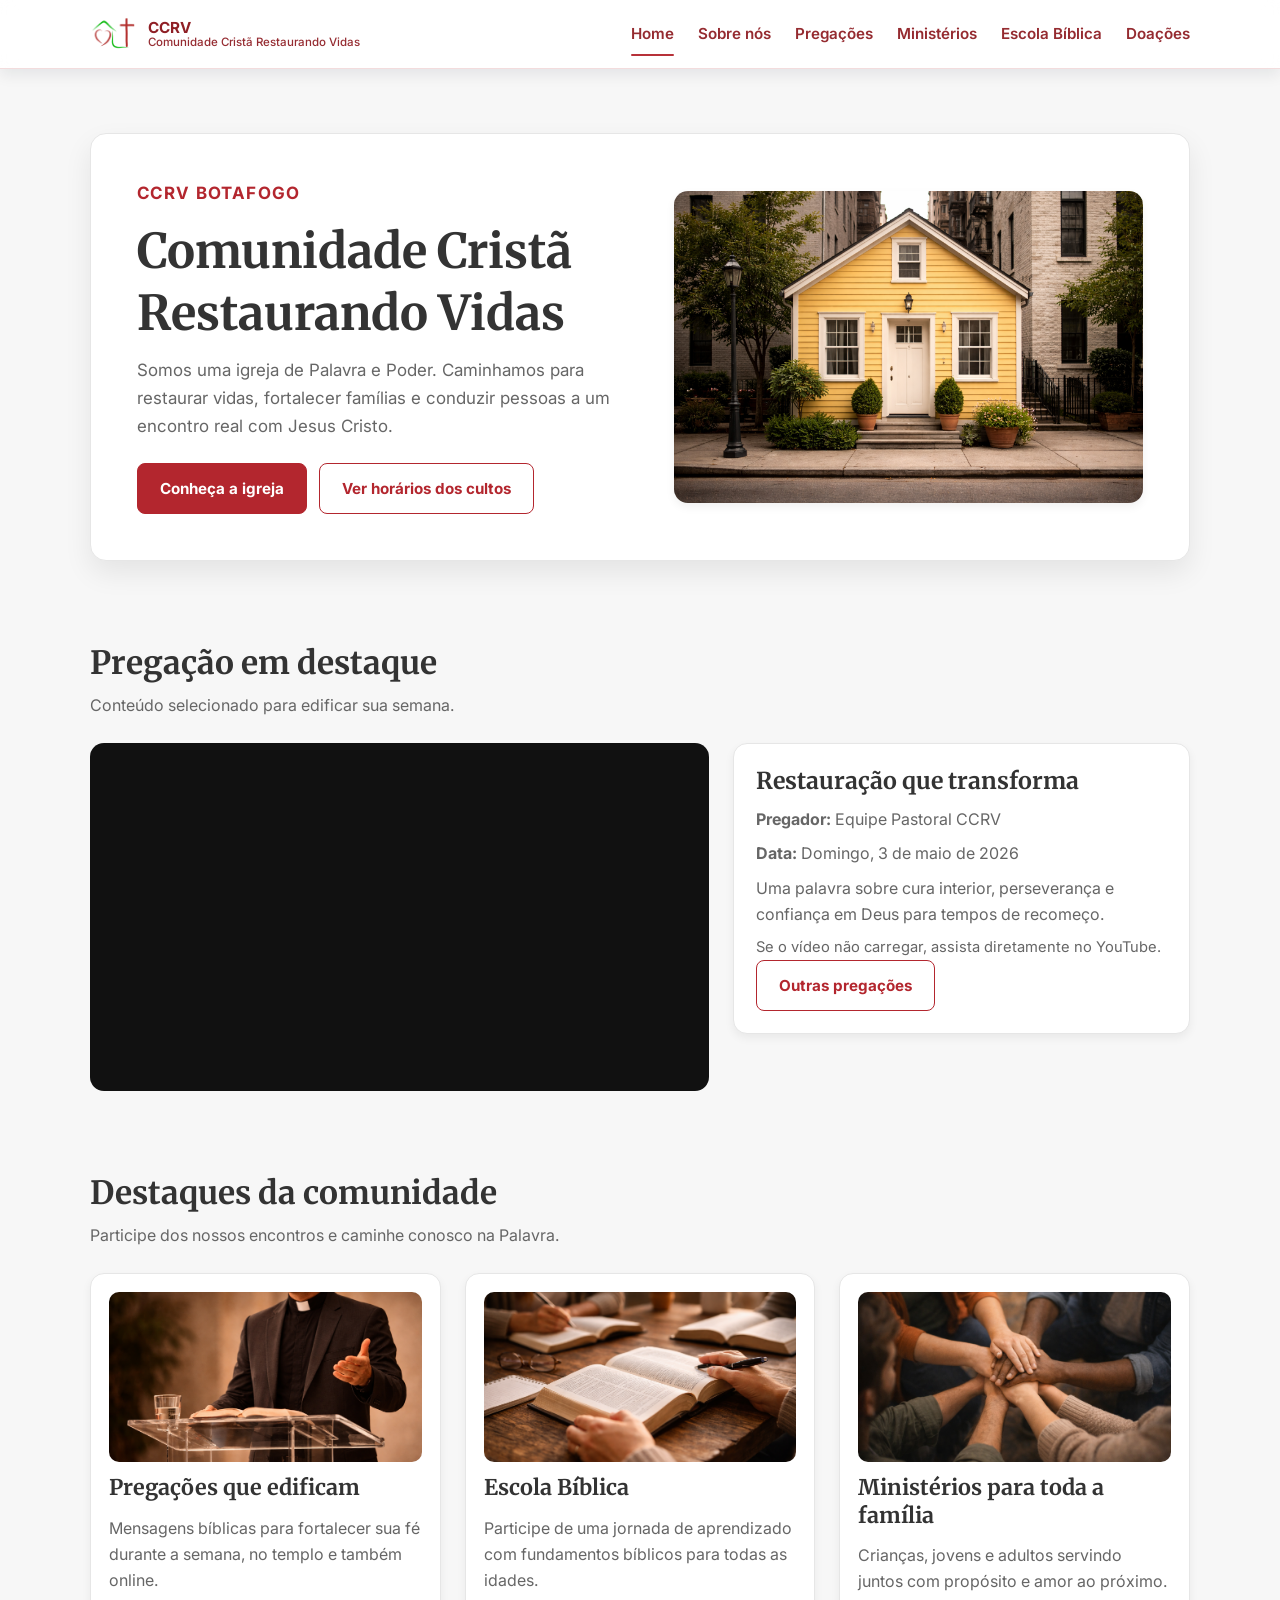
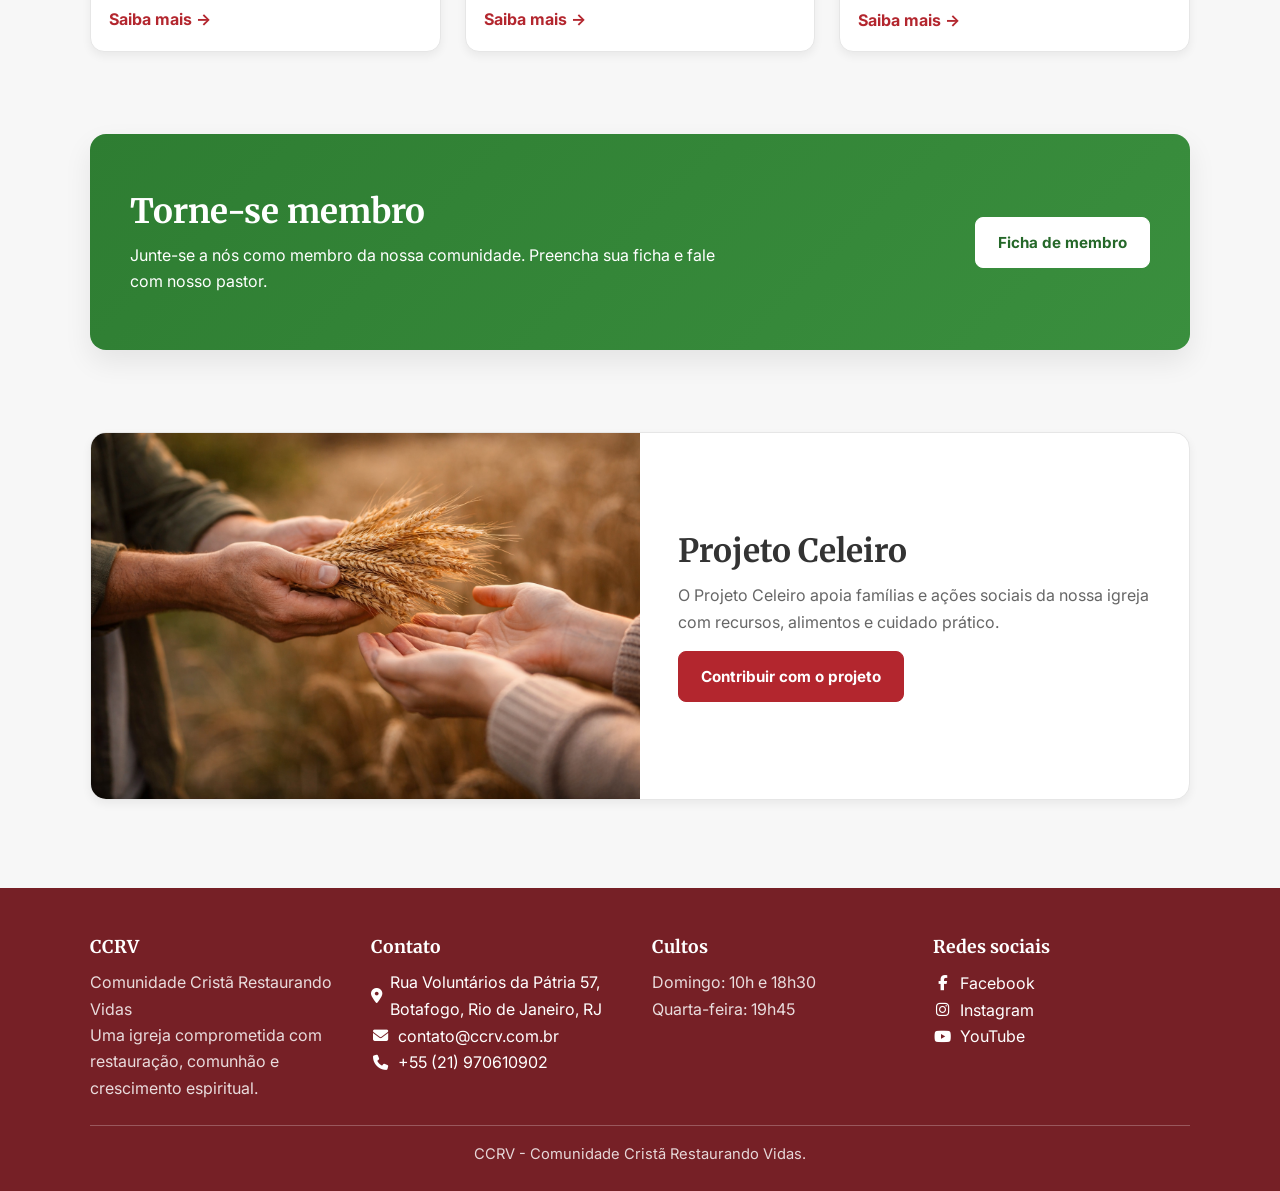
<file: index.html>
﻿<!DOCTYPE html>
<html lang="pt-BR">
  <head>
    <meta charset="UTF-8" />
    <meta name="viewport" content="width=device-width, initial-scale=1.0" />
    <title>CCRV | Home</title>
    <link rel="preconnect" href="https://fonts.googleapis.com" />
    <link rel="preconnect" href="https://fonts.gstatic.com" crossorigin />
    <link
      href="https://fonts.googleapis.com/css2?family=Inter:wght@400;500;600;700&family=Merriweather:wght@700&display=swap"
      rel="stylesheet"
    />
    <link
      rel="stylesheet"
      href="https://cdnjs.cloudflare.com/ajax/libs/font-awesome/6.5.2/css/all.min.css"
    />
    <link rel="stylesheet" href="styles.css" />
  </head>
  <body class="home-page">
    <header class="topbar">
      <div class="container nav-wrap">
        <a class="brand" href="index.html">
          <img class="logo-mini" src="images/logo-minimal.png" alt="CCRV Logo" />
          <span class="brand-text">
            <strong>CCRV</strong>
            <small>Comunidade Crist&atilde; Restaurando Vidas</small>
          </span>
        </a>
        <button class="menu-toggle" aria-expanded="false" aria-controls="main-menu">
          Menu
        </button>
        <nav class="nav" id="main-menu">
          <a href="index.html">Home</a>
          <a href="sobre-nos.html">Sobre n&oacute;s</a>
          <a href="https://www.youtube.com/@ccrv-botafogo/playlists" target="_blank" rel="noopener noreferrer">Prega&ccedil;&otilde;es</a>
          <a href="ministerios.html">Minist&eacute;rios</a>
          <a href="escola-biblica.html">Escola B&iacute;blica</a>
          <a href="doacoes.html">Doa&ccedil;&otilde;es</a>
        </nav>
      </div>
    </header>

    <main>
      <div class="container">
        <!-- Hero: principal ponto de entrada com CTAs claros -->
        <section class="hero home-hero">
          <div class="hero-grid">
            <div class="hero-content">
              <p class="eyebrow">CCRV Botafogo</p>
              <h1>Comunidade Crist&atilde; Restaurando Vidas</h1>
              <p>
                Somos uma igreja de Palavra e Poder. Caminhamos para restaurar vidas, fortalecer
                fam&iacute;lias e conduzir pessoas a um encontro real com Jesus Cristo.
              </p>
              <div class="hero-actions">
                <a class="btn" href="sobre-nos.html">Conhe&ccedil;a a igreja</a>
                <a class="btn btn-outline" href="cultos-reunioes.html">Ver hor&aacute;rios dos cultos</a>
              </div>
            </div>
            <div class="hero-media">
              <img src="images/casinha-amarela.png" alt="Comunidade reunida em culto" />
            </div>
          </div>
        </section>

        <section class="home-section">
          <div class="section-head">
            <h2>Prega&ccedil;&atilde;o em destaque</h2>
            <p>Conte&uacute;do selecionado para edificar sua semana.</p>
          </div>
          <div class="sermon-grid">
            <div class="video-frame sermon-video">
              <iframe
                src="https://www.youtube.com/embed/35ib9iQknPU"
                title="Prega&ccedil;&atilde;o em destaque - CCRV"
                loading="lazy"
                allow="accelerometer; autoplay; clipboard-write; encrypted-media; gyroscope; picture-in-picture; web-share"
                allowfullscreen
              ></iframe>
            </div>
            <article class="sermon-meta">
              <h3>Restaura&ccedil;&atilde;o que transforma</h3>
              <p><strong>Pregador:</strong> Equipe Pastoral CCRV</p>
              <p><strong>Data:</strong> Domingo, 3 de maio de 2026</p>
              <p>
                Uma palavra sobre cura interior, perseveran&ccedil;a e confian&ccedil;a em Deus para
                tempos de recome&ccedil;o.
              </p>
              <p class="sermon-note">
                Se o v&iacute;deo n&atilde;o carregar, assista diretamente no YouTube.
              </p>
              <a
                class="btn btn-outline"
                href="https://www.youtube.com/@ccrv-botafogo/playlists"
                target="_blank"
                rel="noopener noreferrer"
              >
                Outras prega&ccedil;&otilde;es
              </a>
            </article>
          </div>
        </section>

        <section class="home-section">
          <div class="section-head">
            <h2>Destaques da comunidade</h2>
            <p>Participe dos nossos encontros e caminhe conosco na Palavra.</p>
          </div>
          <div class="highlight-grid">
            <article class="highlight-card">
              <img src="images/ministerios/pregacoes.png" alt="Prega&ccedil;&otilde;es e mensagens" />
              <h3>Prega&ccedil;&otilde;es que edificam</h3>
              <p>
                Mensagens b&iacute;blicas para fortalecer sua f&eacute; durante a semana, no templo e
                tamb&eacute;m online.
              </p>
              <a href="https://www.youtube.com/@ccrv-botafogo/playlists" target="_blank" rel="noopener noreferrer">Saiba mais &rarr;</a>
            </article>
            <article class="highlight-card">
              <img src="images/ministerios/estudo-biblico-3.png" alt="Escola Bíblica" />
              <h3>Escola Bíblica</h3>
              <p>
                Participe de uma jornada de aprendizado com fundamentos bíblicos para todas as idades.
              </p>
              <a href="ministerios.html">Saiba mais &rarr;</a>
            </article>
            <article class="highlight-card">
              <img src="images/ministerios/ministerios.png" alt="A&ccedil;&otilde;es para fam&iacute;lias e jovens" />
              <h3>Minist&eacute;rios para toda a fam&iacute;lia</h3>
              <p>
                Crian&ccedil;as, jovens e adultos servindo juntos com prop&oacute;sito e amor ao pr&oacute;ximo.
              </p>
              <a href="ministerios.html">Saiba mais &rarr;</a>
            </article>
          </div>
        </section>

        <section class="visit-cta">
          <div>
            <h2>Torne-se membro</h2>
            <p>Junte-se a nós como membro da nossa comunidade. Preencha sua ficha e fale com nosso pastor.</p>
          </div>
          <div class="cta-action">
            <a class="btn btn-light" href="https://forms.gle/Tw2f9fKacuPZU9CG9" target="_blank" rel="noopener noreferrer">Ficha de membro</a>
          </div>
        </section>
        

        <section class="home-section">
          <article class="project-feature">
            <div class="project-media">
              <img src="images/ministerios/celeiro.png" alt="Projeto Celeiro" />
            </div>
            <div class="project-content">
              <h2>Projeto Celeiro</h2>
              <p>
                O Projeto Celeiro apoia fam&iacute;lias e a&ccedil;&otilde;es sociais da nossa igreja com
                recursos, alimentos e cuidado pr&aacute;tico.
              </p>
              <a class="btn" href="doacoes.html">Contribuir com o projeto</a>
            </div>
          </article>
        </section>
      </div>
    </main>

    <footer class="site-footer">
      <div class="container">
        <div class="footer-grid">
          <section>
            <h3>CCRV</h3>
            <p>Comunidade Crist&atilde; Restaurando Vidas</p>
            <p>Uma igreja comprometida com restaura&ccedil;&atilde;o, comunh&atilde;o e crescimento espiritual.</p>
          </section>
          <section>
            <h3>Contato</h3>
            <p><a class="footer-link" href="https://www.google.com/maps?q=Rua+Volunt%C3%A1rios+da+P%C3%A1tria+57,+Botafogo,+Rio+de+Janeiro,+RJ" target="_blank" rel="noopener noreferrer"><i class="fa-solid fa-location-dot fa-fw" aria-hidden="true"></i> Rua Volunt&aacute;rios da P&aacute;tria 57, Botafogo, Rio de Janeiro, RJ</a></p>
            <p><a class="footer-link" href="mailto:contato@ccrv.com.br"><i class="fa-solid fa-envelope fa-fw" aria-hidden="true"></i> contato@ccrv.com.br</a></p>
            <p><a class="footer-link" href="tel:+5521970610902"><i class="fa-solid fa-phone fa-fw" aria-hidden="true"></i> +55 (21) 970610902</a></p>
          </section>
          <section>
            <h3>Cultos</h3>
            <p>Domingo: 10h e 18h30</p>
            <p>Quarta-feira: 19h45</p>
          </section>
          <section>
            <h3>Redes sociais</h3>
            <p><a class="footer-link" href="https://www.facebook.com/Comunidade-Crist%C3%A3-Restaurando-Vidas-210761325609829" target="_blank" rel="noopener noreferrer"><i class="fa-brands fa-facebook-f fa-fw" aria-hidden="true"></i> Facebook</a></p>
            <p><a class="footer-link" href="https://instagram.com/ccrv.comunidadecrista" target="_blank" rel="noopener noreferrer"><i class="fa-brands fa-instagram fa-fw" aria-hidden="true"></i> Instagram</a></p>
            <p><a class="footer-link" href="https://www.youtube.com/channel/UC_KBox62rYABTP4FiPuLsTg" target="_blank" rel="noopener noreferrer"><i class="fa-brands fa-youtube fa-fw" aria-hidden="true"></i> YouTube</a></p>
          </section>
        </div>
        <div class="footer-bottom">
          CCRV - Comunidade Crist&atilde; Restaurando Vidas.
        </div>
      </div>
    </footer>

    <script src="script.js"></script>
  </body>
</html>
</file>
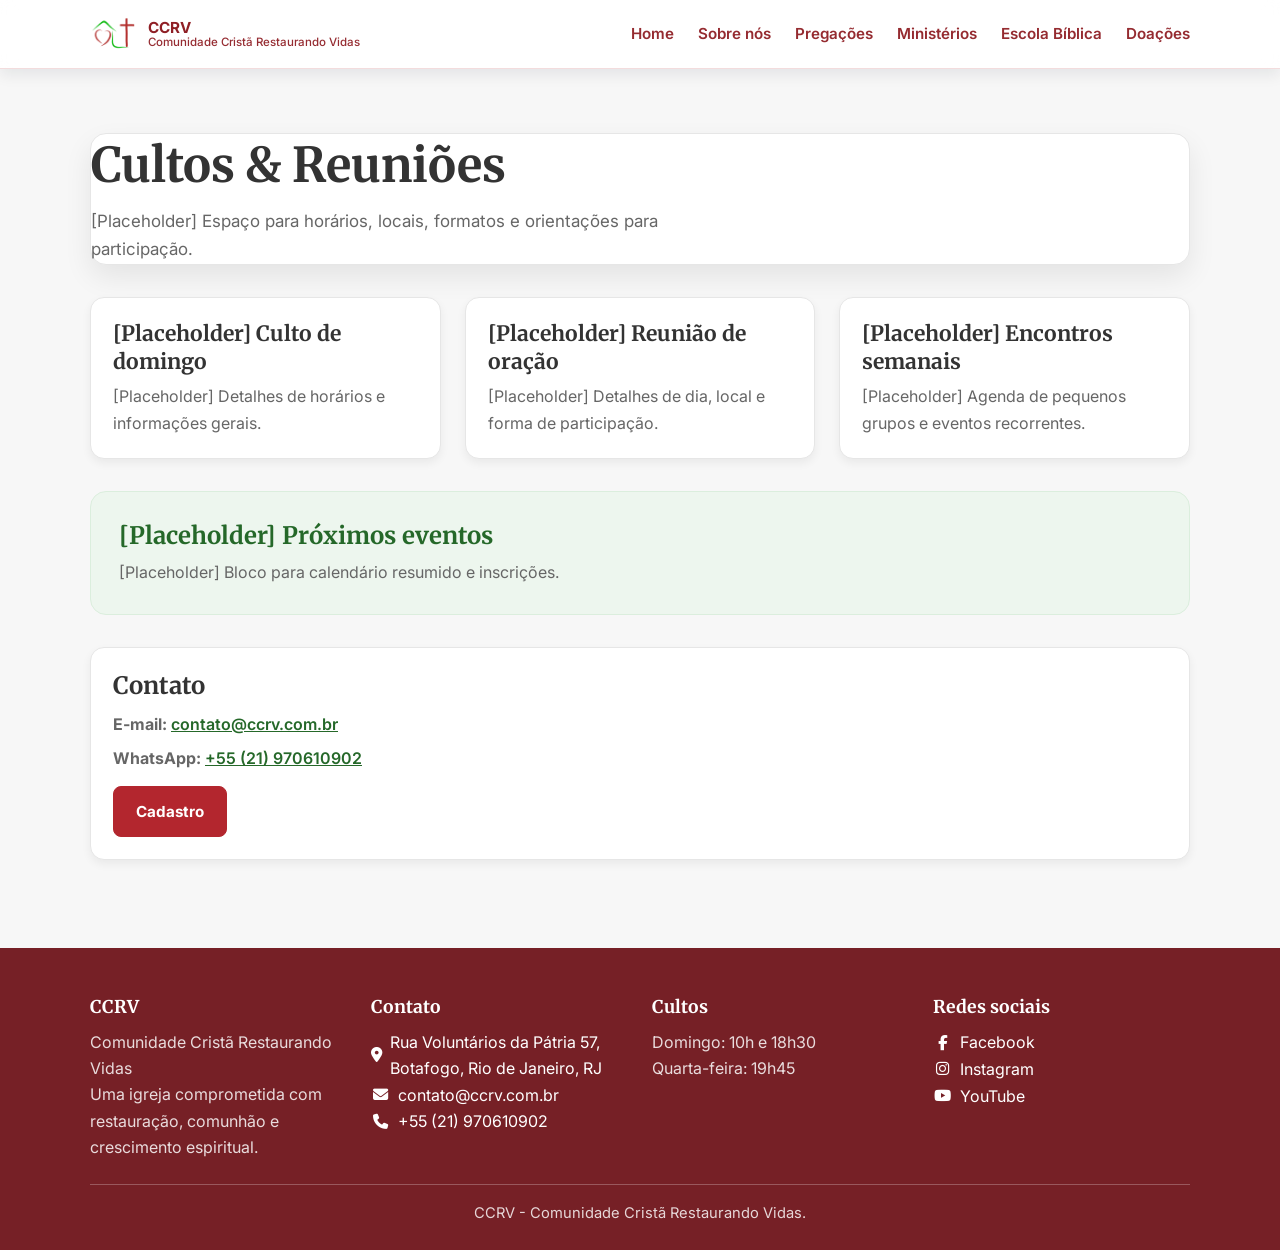
<file: cultos-reunioes.html>
<!DOCTYPE html>
<html lang="pt-BR">
  <head>
    <meta charset="UTF-8" />
    <meta name="viewport" content="width=device-width, initial-scale=1.0" />
    <title>CCRV | Cultos &amp; Reuni&otilde;es</title>
    <link rel="preconnect" href="https://fonts.googleapis.com" />
    <link rel="preconnect" href="https://fonts.gstatic.com" crossorigin />
    <link
      href="https://fonts.googleapis.com/css2?family=Inter:wght@400;500;600;700&family=Merriweather:wght@700&display=swap"
      rel="stylesheet"
    />
    <link
      rel="stylesheet"
      href="https://cdnjs.cloudflare.com/ajax/libs/font-awesome/6.5.2/css/all.min.css"
    />
    <link rel="stylesheet" href="styles.css" />
  </head>
  <body>
    <header class="topbar">
      <div class="container nav-wrap">
        <a class="brand" href="index.html">
          <img class="logo-mini" src="images/logo-minimal.png" alt="CCRV Logo" />
          <span class="brand-text">
            <strong>CCRV</strong>
            <small>Comunidade Crist&atilde; Restaurando Vidas</small>
          </span>
        </a>
        <button class="menu-toggle" aria-expanded="false" aria-controls="main-menu">
          Menu
        </button>
        <nav class="nav" id="main-menu">
          <a href="index.html">Home</a>
          <a href="sobre-nos.html">Sobre n&oacute;s</a>
          <a href="https://www.youtube.com/@ccrv-botafogo/playlists" target="_blank" rel="noopener noreferrer">Prega&ccedil;&otilde;es</a>
          <a href="ministerios.html">Minist&eacute;rios</a>
          <a href="escola-biblica.html">Escola B&iacute;blica</a>
          <a href="doacoes.html">Doa&ccedil;&otilde;es</a>
        </nav>
      </div>
    </header>

    <main>
      <div class="container">
        <section class="hero">
          <h1>Cultos &amp; Reuni&otilde;es</h1>
          <p>
            [Placeholder] Espa&ccedil;o para hor&aacute;rios, locais, formatos e orienta&ccedil;&otilde;es para participa&ccedil;&atilde;o.
          </p>
        </section>

        <section class="content-grid">
          <article class="card">
            <h2>[Placeholder] Culto de domingo</h2>
            <p>[Placeholder] Detalhes de hor&aacute;rios e informa&ccedil;&otilde;es gerais.</p>
          </article>
          <article class="card">
            <h2>[Placeholder] Reuni&atilde;o de ora&ccedil;&atilde;o</h2>
            <p>[Placeholder] Detalhes de dia, local e forma de participa&ccedil;&atilde;o.</p>
          </article>
          <article class="card">
            <h2>[Placeholder] Encontros semanais</h2>
            <p>[Placeholder] Agenda de pequenos grupos e eventos recorrentes.</p>
          </article>
        </section>

        <section class="cta">
          <h2>[Placeholder] Pr&oacute;ximos eventos</h2>
          <p>[Placeholder] Bloco para calend&aacute;rio resumido e inscri&ccedil;&otilde;es.</p>
        </section>
        <section class="quick-contact">
          <h2>Contato</h2>
          <p>
            <strong>E-mail:</strong>
            <a href="mailto:contato@ccrv.com.br">contato@ccrv.com.br</a>
          </p>
          <p>
            <strong>WhatsApp:</strong>
            <a href="tel:+5521970610902">+55 (21) 970610902</a>
          </p>
          <a
            class="btn"
            href="https://docs.google.com/forms/d/e/SEU_ID_DO_FORMULARIO/viewform"
            target="_blank"
            rel="noopener noreferrer"
          >
            Cadastro
          </a>
        </section>
      </div>
    </main>

    <footer class="site-footer">
      <div class="container">
        <div class="footer-grid">
          <section>
            <h3>CCRV</h3>
            <p>Comunidade Crist&atilde; Restaurando Vidas</p>
            <p>Uma igreja comprometida com restaura&ccedil;&atilde;o, comunh&atilde;o e crescimento espiritual.</p>
          </section>
          <section>
            <h3>Contato</h3>
            <p><a class="footer-link" href="https://www.google.com/maps?q=Rua+Volunt%C3%A1rios+da+P%C3%A1tria+57,+Botafogo,+Rio+de+Janeiro,+RJ" target="_blank" rel="noopener noreferrer"><i class="fa-solid fa-location-dot fa-fw" aria-hidden="true"></i> Rua Volunt&aacute;rios da P&aacute;tria 57, Botafogo, Rio de Janeiro, RJ</a></p>
            <p><a class="footer-link" href="mailto:contato@ccrv.com.br"><i class="fa-solid fa-envelope fa-fw" aria-hidden="true"></i> contato@ccrv.com.br</a></p>
            <p><a class="footer-link" href="tel:+5521970610902"><i class="fa-solid fa-phone fa-fw" aria-hidden="true"></i> +55 (21) 970610902</a></p>
          </section>
          <section>
            <h3>Cultos</h3>
            <p>Domingo: 10h e 18h30</p>
            <p>Quarta-feira: 19h45</p>
          </section>
          <section>
            <h3>Redes sociais</h3>
            <p><a class="footer-link" href="https://www.facebook.com/Comunidade-Crist%C3%A3-Restaurando-Vidas-210761325609829" target="_blank" rel="noopener noreferrer"><i class="fa-brands fa-facebook-f fa-fw" aria-hidden="true"></i> Facebook</a></p>
            <p><a class="footer-link" href="https://instagram.com/ccrv.comunidadecrista" target="_blank" rel="noopener noreferrer"><i class="fa-brands fa-instagram fa-fw" aria-hidden="true"></i> Instagram</a></p>
            <p><a class="footer-link" href="https://www.youtube.com/channel/UC_KBox62rYABTP4FiPuLsTg" target="_blank" rel="noopener noreferrer"><i class="fa-brands fa-youtube fa-fw" aria-hidden="true"></i> YouTube</a></p>
          </section>
        </div>
        <div class="footer-bottom">
          CCRV - Comunidade Crist&atilde; Restaurando Vidas.
        </div>
      </div>
    </footer>

    <script src="script.js"></script>
  </body>
</html>
</file>
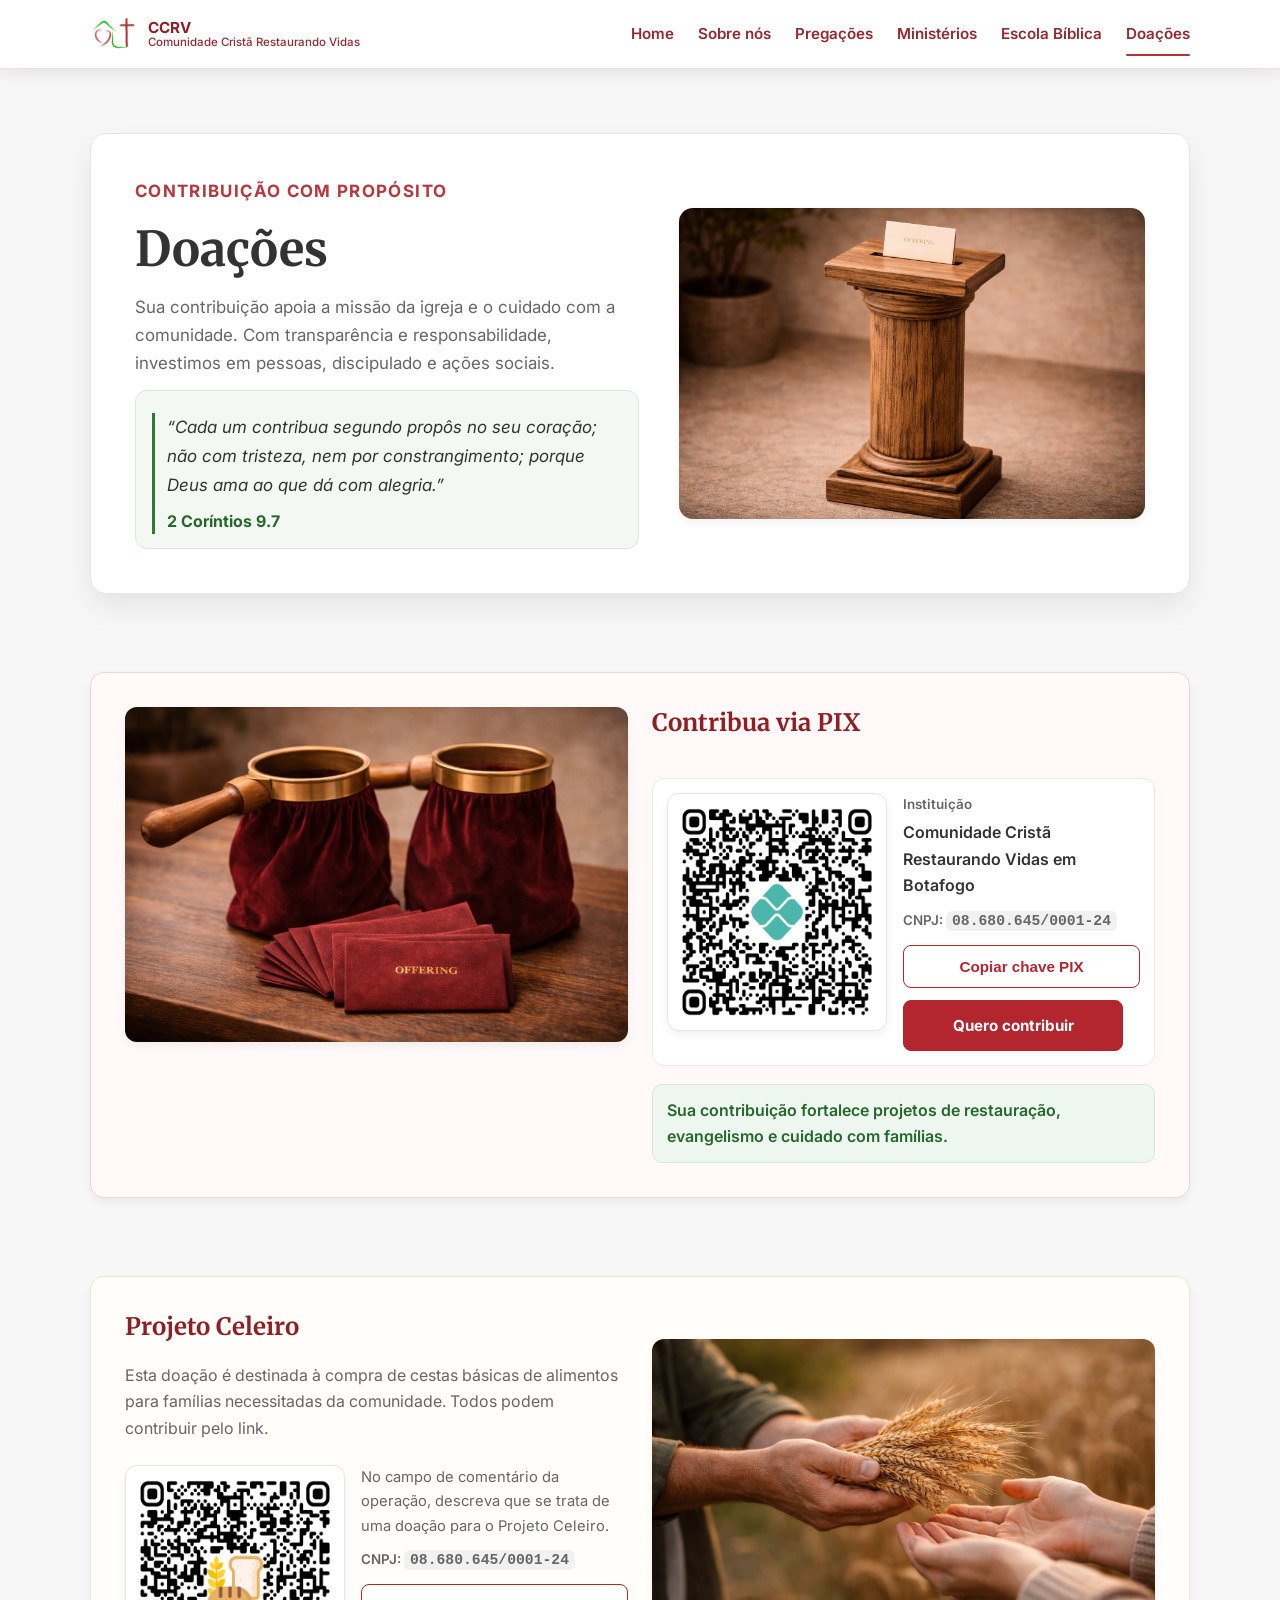
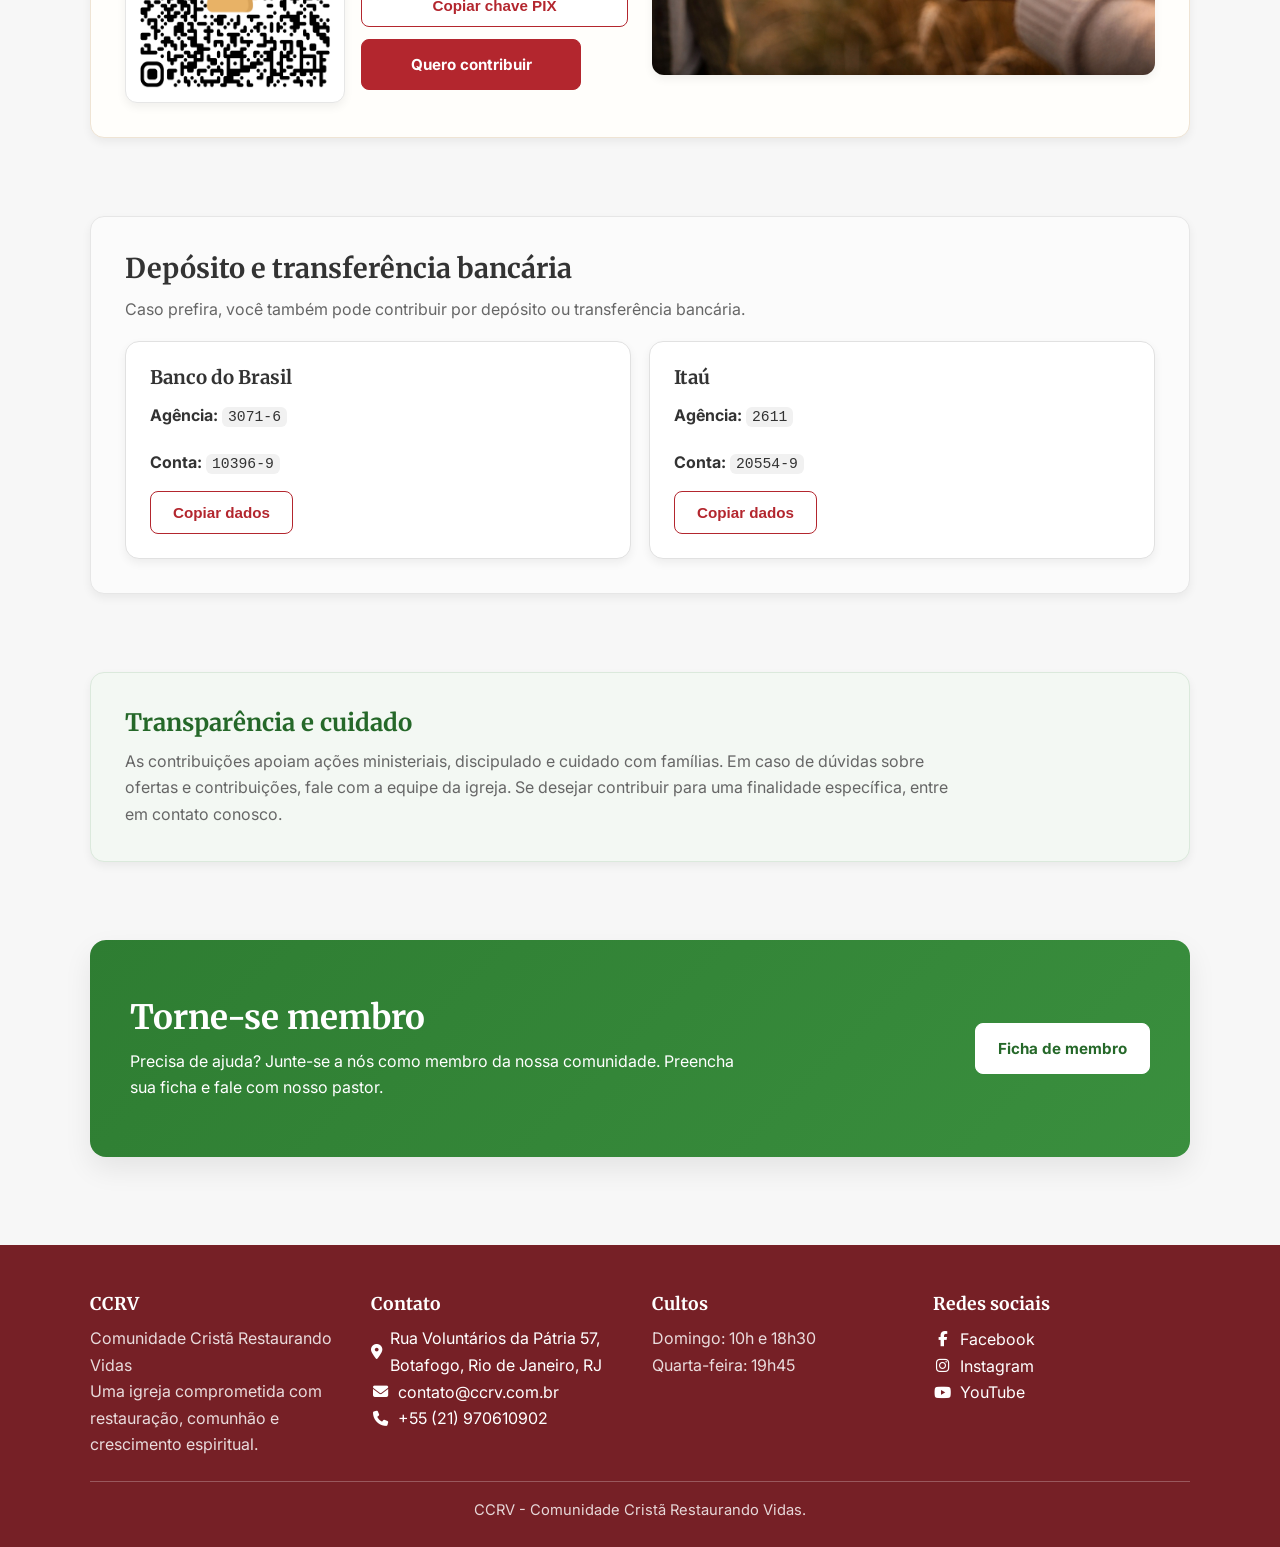
<file: doacoes.html>
﻿<!DOCTYPE html>
<html lang="pt-BR">
  <head>
    <meta charset="UTF-8" />
    <meta name="viewport" content="width=device-width, initial-scale=1.0" />
    <title>CCRV | Doa&ccedil;&otilde;es</title>
    <link rel="preconnect" href="https://fonts.googleapis.com" />
    <link rel="preconnect" href="https://fonts.gstatic.com" crossorigin />
    <link
      href="https://fonts.googleapis.com/css2?family=Inter:wght@400;500;600;700&family=Merriweather:wght@700&display=swap"
      rel="stylesheet"
    />
    <link
      rel="stylesheet"
      href="https://cdnjs.cloudflare.com/ajax/libs/font-awesome/6.5.2/css/all.min.css"
    />
    <link rel="stylesheet" href="styles.css" />
  </head>
  <body class="internal-page">
    <header class="topbar">
      <div class="container nav-wrap">
        <a class="brand" href="index.html">
          <img class="logo-mini" src="images/logo-minimal.png" alt="CCRV Logo" />
          <span class="brand-text">
            <strong>CCRV</strong>
            <small>Comunidade Crist&atilde; Restaurando Vidas</small>
          </span>
        </a>
        <button class="menu-toggle" aria-expanded="false" aria-controls="main-menu">
          Menu
        </button>
        <nav class="nav" id="main-menu">
          <a href="index.html">Home</a>
          <a href="sobre-nos.html">Sobre n&oacute;s</a>
          <a href="https://www.youtube.com/@ccrv-botafogo/playlists" target="_blank" rel="noopener noreferrer">Prega&ccedil;&otilde;es</a>
          <a href="ministerios.html">Minist&eacute;rios</a>
          <a href="escola-biblica.html">Escola B&iacute;blica</a>
          <a href="doacoes.html">Doa&ccedil;&otilde;es</a>
        </nav>
      </div>
    </header>

    <main>
      <div class="container">
        <section class="hero page-hero donation-hero">
          <div class="hero-grid">
            <div class="hero-content">
              <p class="eyebrow">Contribui&ccedil;&atilde;o com prop&oacute;sito</p>
              <h1>Doa&ccedil;&otilde;es</h1>
              <p>
                Sua contribui&ccedil;&atilde;o apoia a miss&atilde;o da igreja e o cuidado com a comunidade.
                Com transpar&ecirc;ncia e responsabilidade, investimos em pessoas, discipulado e a&ccedil;&otilde;es sociais.
              </p>
              <div class="donation-hero-verse"> 
                <blockquote class="pix-verse">
                  <p>
                    &ldquo;Cada um contribua segundo prop&ocirc;s no seu cora&ccedil;&atilde;o; n&atilde;o com
                    tristeza, nem por constrangimento; porque Deus ama ao que d&aacute; com alegria.&rdquo;
                  </p>
                  <cite>2 Cor&iacute;ntios 9.7</cite>
                </blockquote>
              </div>
            </div>
            <div class="hero-media">
              <img src="images/gazofilacio.png" alt="Comunidade da igreja em servi&ccedil;o" />
            </div>
          </div>
        </section>

        <section class="long-copy donation-priority donation-main">
          <div class="celeiro-grid pix-grid">
            <div class="celeiro-media pix-media">
              <img src="images/doacoes.png" alt="Oferta e gratid&atilde;o na comunidade" />
            </div>
            <div class="celeiro-content pix-content">
              <div class="pix-heading-group">
                <h2>Contribua via PIX</h2>
              </div>

              <div class="celeiro-qr-wrap pix-qr-wrap">
                <div class="pix-qr-panel">
                  <a
                    class="celeiro-qr-link"
                    href="data:text/plain;charset=utf-8,00020126360014BR.GOV.BCB.PIX0114086806450001245204000053039865802BR5924CCRV%20-%20Comunidade%20Crista6014Rio%20de%20Janeiro62190515DizimosEOfertas6304B69F"
                    target="_blank"
                    rel="noopener noreferrer"
                  >
                    <img
                      src="images/qrcode_pix.png"
                      alt="QR Code da chave PIX CCRV"
                    />
                  </a>
                  <div class="pix-side-info">
                    <dl class="pix-details">
                      <div>
                        <dt>Institui&ccedil;&atilde;o</dt>
                        <dd>Comunidade Crist&atilde; Restaurando Vidas em Botafogo</dd>
                      </div>
                      <div>
                        <dt>CNPJ: <code>08.680.645/0001-24</code></dt>
                      </div>
                    </dl>
                    <button class="btn btn-outline copy-action" type="button" data-copy="08.680.645/0001-24">
                      Copiar chave PIX
                    </button>
                    <a
                      class="btn celeiro-btn"
                      href="data:text/plain;charset=utf-8,00020126360014BR.GOV.BCB.PIX0114086806450001245204000053039865802BR5924CCRV%20-%20Comunidade%20Crista6014Rio%20de%20Janeiro62190515DizimosEOfertas6304B69F"
                      target="_blank"
                      rel="noopener noreferrer"
                    >
                      Quero contribuir
                    </a>
                  </div>
                </div>
              </div>
              <p class="support-note">
                Sua contribui&ccedil;&atilde;o fortalece projetos de restaura&ccedil;&atilde;o, evangelismo e cuidado com fam&iacute;lias.
              </p>
            </div>
          </div>
        </section>

        <section id="projeto-celeiro" class="long-copy celeiro-section">
          <div class="celeiro-grid">
            <div class="celeiro-content celeiro-copy">
              <h2>Projeto Celeiro</h2>
              <p>
                Esta doa&ccedil;&atilde;o &eacute; destinada &agrave; compra de cestas b&aacute;sicas de
                alimentos para fam&iacute;lias necessitadas da comunidade. Todos podem contribuir pelo link.
              </p>
              <div class="celeiro-qr-wrap">
                <div class="pix-qr-panel">
                  <a
                    class="celeiro-qr-link"
                    href="data:text/plain;charset=utf-8,00020126360014BR.GOV.BCB.PIX0114086806450001245204000053039865802BR5922CCRV%20-%20Projeto%20Celeiro6014Rio%20de%20Janeiro62110507Celeiro6304AE27"
                    target="_blank"
                    rel="noopener noreferrer"
                  >
                    <img
                      src="images/qrcode_celeiro.png"
                      alt="QR Code do Projeto Celeiro"
                    />
                  </a>
                  <div class="pix-side-info">
                    <dl class="pix-details">
                      <div>
                        <p class="qr-operation-note">
                          No campo de coment&aacute;rio da opera&ccedil;&atilde;o, descreva que se trata de uma doa&ccedil;&atilde;o para o Projeto Celeiro.
                        </p>
                      </div>
                      <div>
                        <dt>CNPJ: <code>08.680.645/0001-24</code></dt>
                      </div>
                    </dl>
                    <button class="btn btn-outline copy-action" type="button" data-copy="08.680.645/0001-24">
                      Copiar chave PIX
                    </button>
                    <a
                      class="btn celeiro-btn"
                      href="data:text/plain;charset=utf-8,00020126360014BR.GOV.BCB.PIX0114086806450001245204000053039865802BR5922CCRV%20-%20Projeto%20Celeiro6014Rio%20de%20Janeiro62110507Celeiro6304AE27"
                      target="_blank"
                      rel="noopener noreferrer"
                    >
                      Quero contribuir
                    </a>
                  </div>
                </div>
              </div>
            </div>
            <div class="celeiro-media">
              <img src="images/ministerios/celeiro.png" alt="Fam&iacute;lias sendo assistidas pelo Projeto Celeiro" />
            </div>
          </div>
        </section>

        <section class="long-copy secondary-panel">
          <h2 class="bank-section-title">Dep&oacute;sito e transfer&ecirc;ncia banc&aacute;ria</h2>
          <p class="bank-intro">
            Caso prefira, voc&ecirc; tamb&eacute;m pode contribuir por dep&oacute;sito ou transfer&ecirc;ncia banc&aacute;ria.
          </p>
          <div class="donation-grid">
            <article class="card bank-card">
              <h3>Banco do Brasil</h3>
              <p><strong>Ag&ecirc;ncia:</strong> <code>3071-6</code></p>
              <p><strong>Conta:</strong> <code>10396-9</code></p>
              <button
                class="btn btn-outline bank-copy"
                type="button"
                data-copy="Banco do Brasil - Agencia: 3071-6 - Conta: 10396-9"
              >
                Copiar dados
              </button>
            </article>
            <article class="card bank-card">
              <h3>Ita&uacute;</h3>
              <p><strong>Ag&ecirc;ncia:</strong> <code>2611</code></p>
              <p><strong>Conta:</strong> <code>20554-9</code></p>
              <button
                class="btn btn-outline bank-copy"
                type="button"
                data-copy="Itau - Agencia: 2611 - Conta: 20554-9"
              >
                Copiar dados
              </button>
            </article>
          </div>
        </section>

        <section class="long-copy donation-trust">
          <h2>Transpar&ecirc;ncia e cuidado</h2>
          <p>
            As contribui&ccedil;&otilde;es apoiam a&ccedil;&otilde;es ministeriais, discipulado e cuidado com fam&iacute;lias.
            Em caso de d&uacute;vidas sobre ofertas e contribui&ccedil;&otilde;es, fale com a equipe da igreja.
            Se desejar contribuir para uma finalidade espec&iacute;fica, entre em contato conosco.
          </p>
        </section>

        <section class="visit-cta">
          <div>
            <h2>Torne-se membro</h2>
            <p>Precisa de ajuda? Junte-se a nós como membro da nossa comunidade. Preencha sua ficha e fale com nosso pastor.</p>
          </div>
          <div class="cta-action">
            <a class="btn btn-light" href="https://forms.gle/Tw2f9fKacuPZU9CG9" target="_blank" rel="noopener noreferrer">Ficha de membro</a>
          </div>
        </section>
      </div>
    </main>

    <footer class="site-footer">
      <div class="container">
        <div class="footer-grid">
          <section>
            <h3>CCRV</h3>
            <p>Comunidade Crist&atilde; Restaurando Vidas</p>
            <p>Uma igreja comprometida com restaura&ccedil;&atilde;o, comunh&atilde;o e crescimento espiritual.</p>
          </section>
          <section>
            <h3>Contato</h3>
            <p><a class="footer-link" href="https://www.google.com/maps?q=Rua+Volunt%C3%A1rios+da+P%C3%A1tria+57,+Botafogo,+Rio+de+Janeiro,+RJ" target="_blank" rel="noopener noreferrer"><i class="fa-solid fa-location-dot fa-fw" aria-hidden="true"></i> Rua Volunt&aacute;rios da P&aacute;tria 57, Botafogo, Rio de Janeiro, RJ</a></p>
            <p><a class="footer-link" href="mailto:contato@ccrv.com.br"><i class="fa-solid fa-envelope fa-fw" aria-hidden="true"></i> contato@ccrv.com.br</a></p>
            <p><a class="footer-link" href="tel:+5521970610902"><i class="fa-solid fa-phone fa-fw" aria-hidden="true"></i> +55 (21) 970610902</a></p>
          </section>
          <section>
            <h3>Cultos</h3>
            <p>Domingo: 10h e 18h30</p>
            <p>Quarta-feira: 19h45</p>
          </section>
          <section>
            <h3>Redes sociais</h3>
            <p><a class="footer-link" href="https://www.facebook.com/Comunidade-Crist%C3%A3-Restaurando-Vidas-210761325609829" target="_blank" rel="noopener noreferrer"><i class="fa-brands fa-facebook-f fa-fw" aria-hidden="true"></i> Facebook</a></p>
            <p><a class="footer-link" href="https://instagram.com/ccrv.comunidadecrista" target="_blank" rel="noopener noreferrer"><i class="fa-brands fa-instagram fa-fw" aria-hidden="true"></i> Instagram</a></p>
            <p><a class="footer-link" href="https://www.youtube.com/channel/UC_KBox62rYABTP4FiPuLsTg" target="_blank" rel="noopener noreferrer"><i class="fa-brands fa-youtube fa-fw" aria-hidden="true"></i> YouTube</a></p>
          </section>
        </div>
        <div class="footer-bottom">
          CCRV - Comunidade Crist&atilde; Restaurando Vidas.
        </div>
      </div>
    </footer>

    <script src="script.js"></script>
  </body>
</html>
</file>
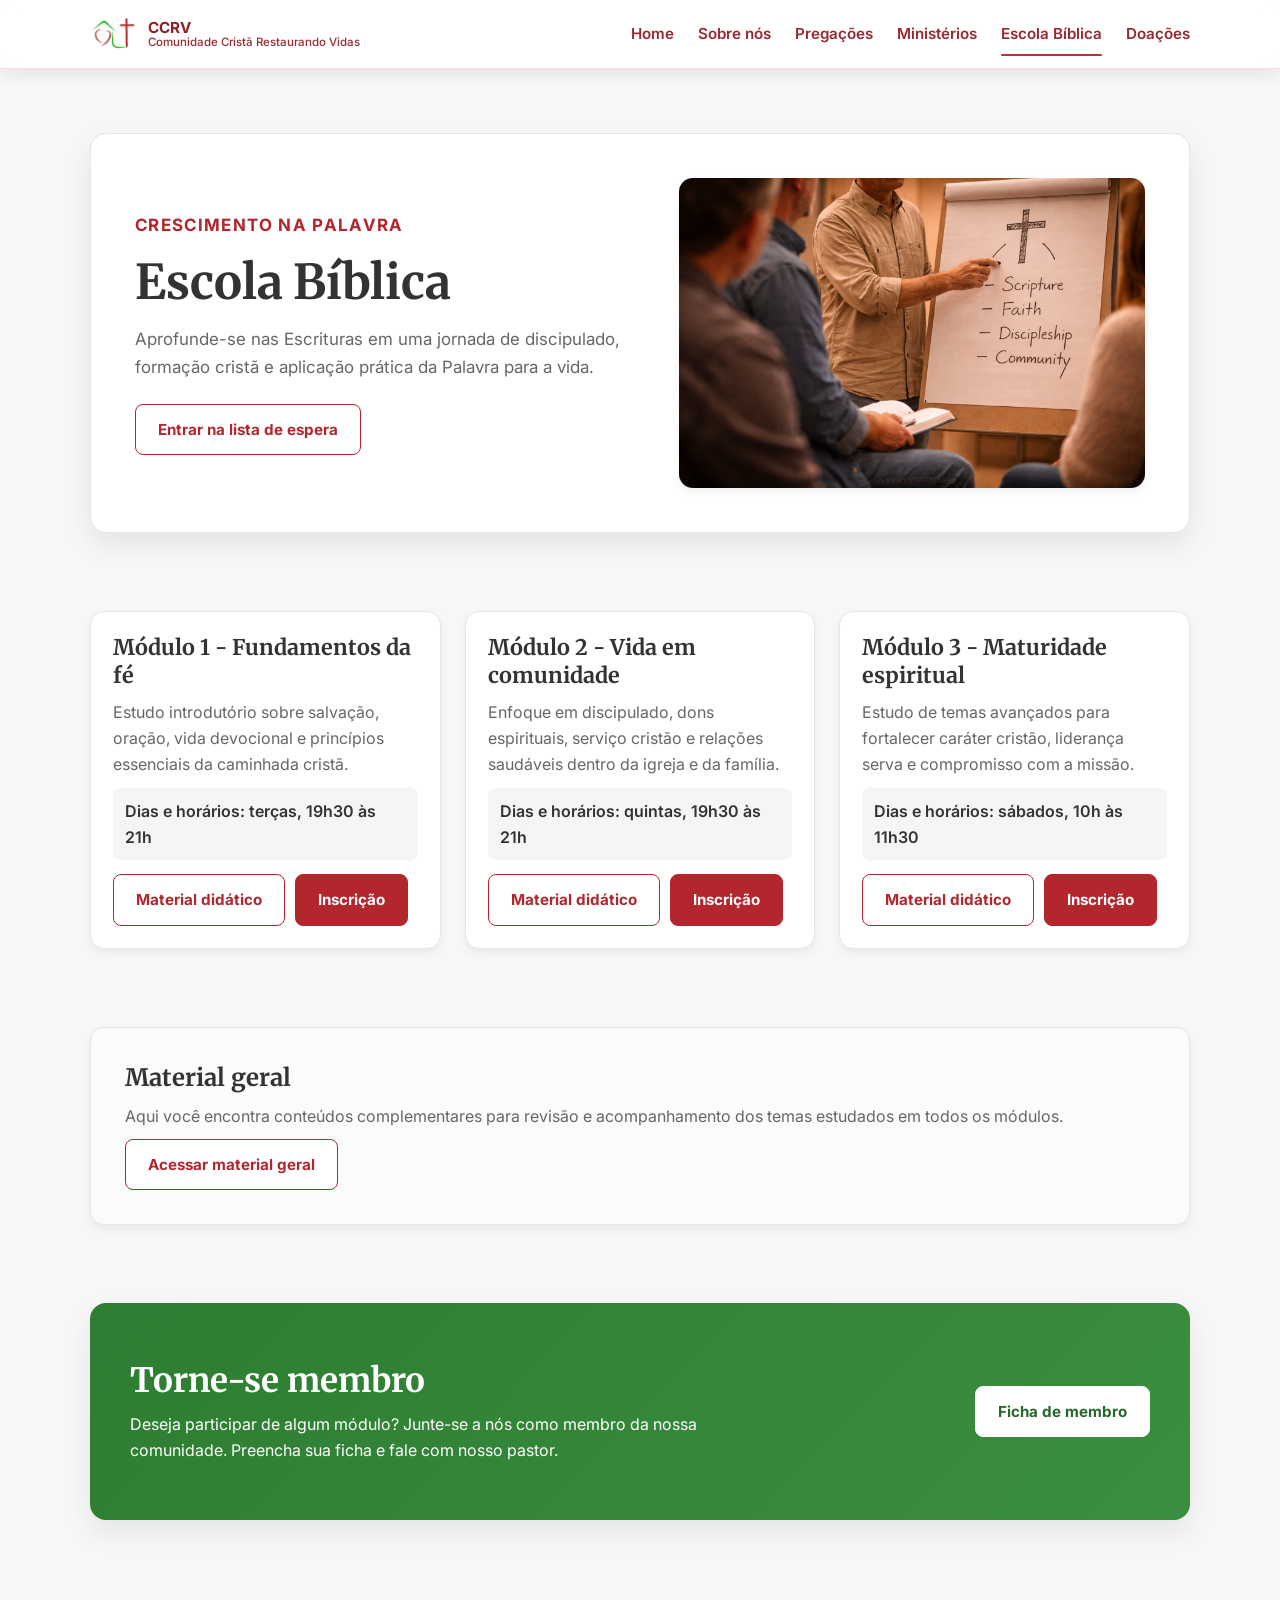
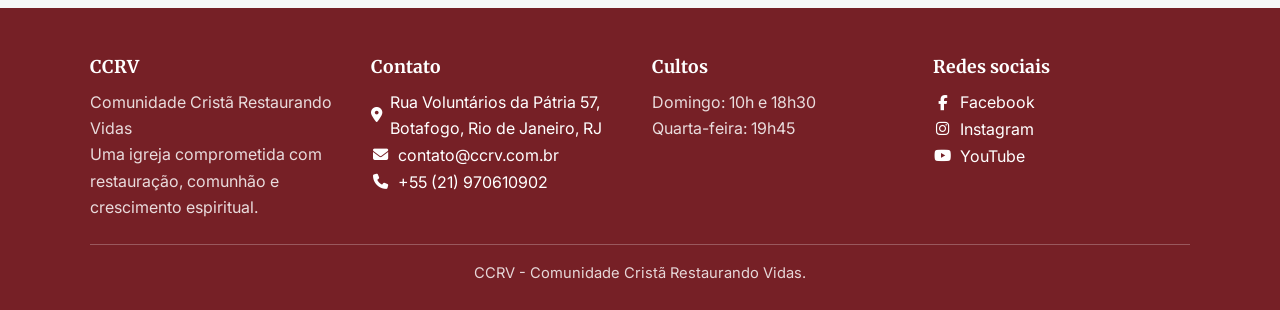
<file: escola-biblica.html>
﻿<!DOCTYPE html>
<html lang="pt-BR">
  <head>
    <meta charset="UTF-8" />
    <meta name="viewport" content="width=device-width, initial-scale=1.0" />
    <title>CCRV | Escola B&iacute;blica</title>
    <link rel="preconnect" href="https://fonts.googleapis.com" />
    <link rel="preconnect" href="https://fonts.gstatic.com" crossorigin />
    <link
      href="https://fonts.googleapis.com/css2?family=Inter:wght@400;500;600;700&family=Merriweather:wght@700&display=swap"
      rel="stylesheet"
    />
    <link
      rel="stylesheet"
      href="https://cdnjs.cloudflare.com/ajax/libs/font-awesome/6.5.2/css/all.min.css"
    />
    <link rel="stylesheet" href="styles.css" />
  </head>
  <body class="internal-page">
    <header class="topbar">
      <div class="container nav-wrap">
        <a class="brand" href="index.html">
          <img class="logo-mini" src="images/logo-minimal.png" alt="CCRV Logo" />
          <span class="brand-text">
            <strong>CCRV</strong>
            <small>Comunidade Crist&atilde; Restaurando Vidas</small>
          </span>
        </a>
        <button class="menu-toggle" aria-expanded="false" aria-controls="main-menu">
          Menu
        </button>
        <nav class="nav" id="main-menu">
          <a href="index.html">Home</a>
          <a href="sobre-nos.html">Sobre n&oacute;s</a>
          <a href="https://www.youtube.com/@ccrv-botafogo/playlists" target="_blank" rel="noopener noreferrer">Prega&ccedil;&otilde;es</a>
          <a href="ministerios.html">Minist&eacute;rios</a>
          <a href="escola-biblica.html">Escola B&iacute;blica</a>
          <a href="doacoes.html">Doa&ccedil;&otilde;es</a>
        </nav>
      </div>
    </header>

    <main>
      <div class="container">
        <section class="hero page-hero">
          <div class="hero-grid">
            <div class="hero-content">
              <p class="eyebrow">Crescimento na Palavra</p>
              <h1>Escola B&iacute;blica</h1>
              <p>
                Aprofunde-se nas Escrituras em uma jornada de discipulado, forma&ccedil;&atilde;o
                crist&atilde; e aplica&ccedil;&atilde;o pr&aacute;tica da Palavra para a vida.
              </p>
              <div class="hero-actions">
                <a class="btn btn-outline" href="https://docs.google.com/forms/d/e/SEU_ID_LISTA_DE_ESPERA/viewform" target="_blank" rel="noopener noreferrer">Entrar na lista de espera</a>
              </div>
            </div>
            <div class="hero-media">
              <img src="images/ministerios/lideres.png" alt="Sala de estudo b&iacute;blico" />
            </div>
          </div>
        </section>

        <section class="module-grid">
          <article class="module-card">
            <h2>M&oacute;dulo 1 - Fundamentos da f&eacute;</h2>
            <p>
              Estudo introdut&oacute;rio sobre salva&ccedil;&atilde;o, ora&ccedil;&atilde;o, vida devocional
              e princ&iacute;pios essenciais da caminhada crist&atilde;.
            </p>
            <p class="module-meta">Dias e hor&aacute;rios: ter&ccedil;as, 19h30 &agrave;s 21h</p>
            <div class="module-actions">
              <a class="btn btn-outline" href="https://drive.google.com/" target="_blank" rel="noopener noreferrer">Material did&aacute;tico</a>
              <a class="btn" href="https://docs.google.com/forms/d/e/SEU_ID_MODULO_1/viewform" target="_blank" rel="noopener noreferrer">Inscri&ccedil;&atilde;o</a>
            </div>
          </article>

          <article class="module-card">
            <h2>M&oacute;dulo 2 - Vida em comunidade</h2>
            <p>
              Enfoque em discipulado, dons espirituais, servi&ccedil;o crist&atilde;o e rela&ccedil;&otilde;es
              saud&aacute;veis dentro da igreja e da fam&iacute;lia.
            </p>
            <p class="module-meta">Dias e hor&aacute;rios: quintas, 19h30 &agrave;s 21h</p>
            <div class="module-actions">
              <a class="btn btn-outline" href="https://drive.google.com/" target="_blank" rel="noopener noreferrer">Material did&aacute;tico</a>
              <a class="btn" href="https://docs.google.com/forms/d/e/SEU_ID_MODULO_2/viewform" target="_blank" rel="noopener noreferrer">Inscri&ccedil;&atilde;o</a>
            </div>
          </article>

          <article class="module-card">
            <h2>M&oacute;dulo 3 - Maturidade espiritual</h2>
            <p>
              Estudo de temas avan&ccedil;ados para fortalecer car&aacute;ter crist&atilde;o, lideran&ccedil;a
              serva e compromisso com a miss&atilde;o.
            </p>
            <p class="module-meta">Dias e hor&aacute;rios: s&aacute;bados, 10h &agrave;s 11h30</p>
            <div class="module-actions">
              <a class="btn btn-outline" href="https://drive.google.com/" target="_blank" rel="noopener noreferrer">Material did&aacute;tico</a>
              <a class="btn" href="https://docs.google.com/forms/d/e/SEU_ID_MODULO_3/viewform" target="_blank" rel="noopener noreferrer">Inscri&ccedil;&atilde;o</a>
            </div>
          </article>
        </section>

        <section class="long-copy secondary-panel">
          <h2>Material geral</h2>
          <p>
            Aqui voc&ecirc; encontra conte&uacute;dos complementares para revis&atilde;o e acompanhamento
            dos temas estudados em todos os m&oacute;dulos.
          </p>
          <div class="link-list">
            <a class="btn btn-outline" href="https://drive.google.com/" target="_blank" rel="noopener noreferrer">Acessar material geral</a>
          </div>
        </section>
        
        <section class="visit-cta">
          <div>
            <h2>Torne-se membro</h2>
            <p>Deseja participar de algum módulo? Junte-se a nós como membro da nossa comunidade. Preencha sua ficha e fale com nosso pastor.</p>
          </div>
          <div class="cta-action">
            <a class="btn btn-light" href="https://forms.gle/Tw2f9fKacuPZU9CG9" target="_blank" rel="noopener noreferrer">Ficha de membro</a>
          </div>
        </section>
      </div>
    </main>

    <footer class="site-footer">
      <div class="container">
        <div class="footer-grid">
          <section>
            <h3>CCRV</h3>
            <p>Comunidade Crist&atilde; Restaurando Vidas</p>
            <p>Uma igreja comprometida com restaura&ccedil;&atilde;o, comunh&atilde;o e crescimento espiritual.</p>
          </section>
          <section>
            <h3>Contato</h3>
            <p><a class="footer-link" href="https://www.google.com/maps?q=Rua+Volunt%C3%A1rios+da+P%C3%A1tria+57,+Botafogo,+Rio+de+Janeiro,+RJ" target="_blank" rel="noopener noreferrer"><i class="fa-solid fa-location-dot fa-fw" aria-hidden="true"></i> Rua Volunt&aacute;rios da P&aacute;tria 57, Botafogo, Rio de Janeiro, RJ</a></p>
            <p><a class="footer-link" href="mailto:contato@ccrv.com.br"><i class="fa-solid fa-envelope fa-fw" aria-hidden="true"></i> contato@ccrv.com.br</a></p>
            <p><a class="footer-link" href="tel:+5521970610902"><i class="fa-solid fa-phone fa-fw" aria-hidden="true"></i> +55 (21) 970610902</a></p>
          </section>
          <section>
            <h3>Cultos</h3>
            <p>Domingo: 10h e 18h30</p>
            <p>Quarta-feira: 19h45</p>
          </section>
          <section>
            <h3>Redes sociais</h3>
            <p><a class="footer-link" href="https://www.facebook.com/Comunidade-Crist%C3%A3-Restaurando-Vidas-210761325609829" target="_blank" rel="noopener noreferrer"><i class="fa-brands fa-facebook-f fa-fw" aria-hidden="true"></i> Facebook</a></p>
            <p><a class="footer-link" href="https://instagram.com/ccrv.comunidadecrista" target="_blank" rel="noopener noreferrer"><i class="fa-brands fa-instagram fa-fw" aria-hidden="true"></i> Instagram</a></p>
            <p><a class="footer-link" href="https://www.youtube.com/channel/UC_KBox62rYABTP4FiPuLsTg" target="_blank" rel="noopener noreferrer"><i class="fa-brands fa-youtube fa-fw" aria-hidden="true"></i> YouTube</a></p>
          </section>
        </div>
        <div class="footer-bottom">
          CCRV - Comunidade Crist&atilde; Restaurando Vidas.
        </div>
      </div>
    </footer>

    <script src="script.js"></script>
  </body>
</html>
</file>
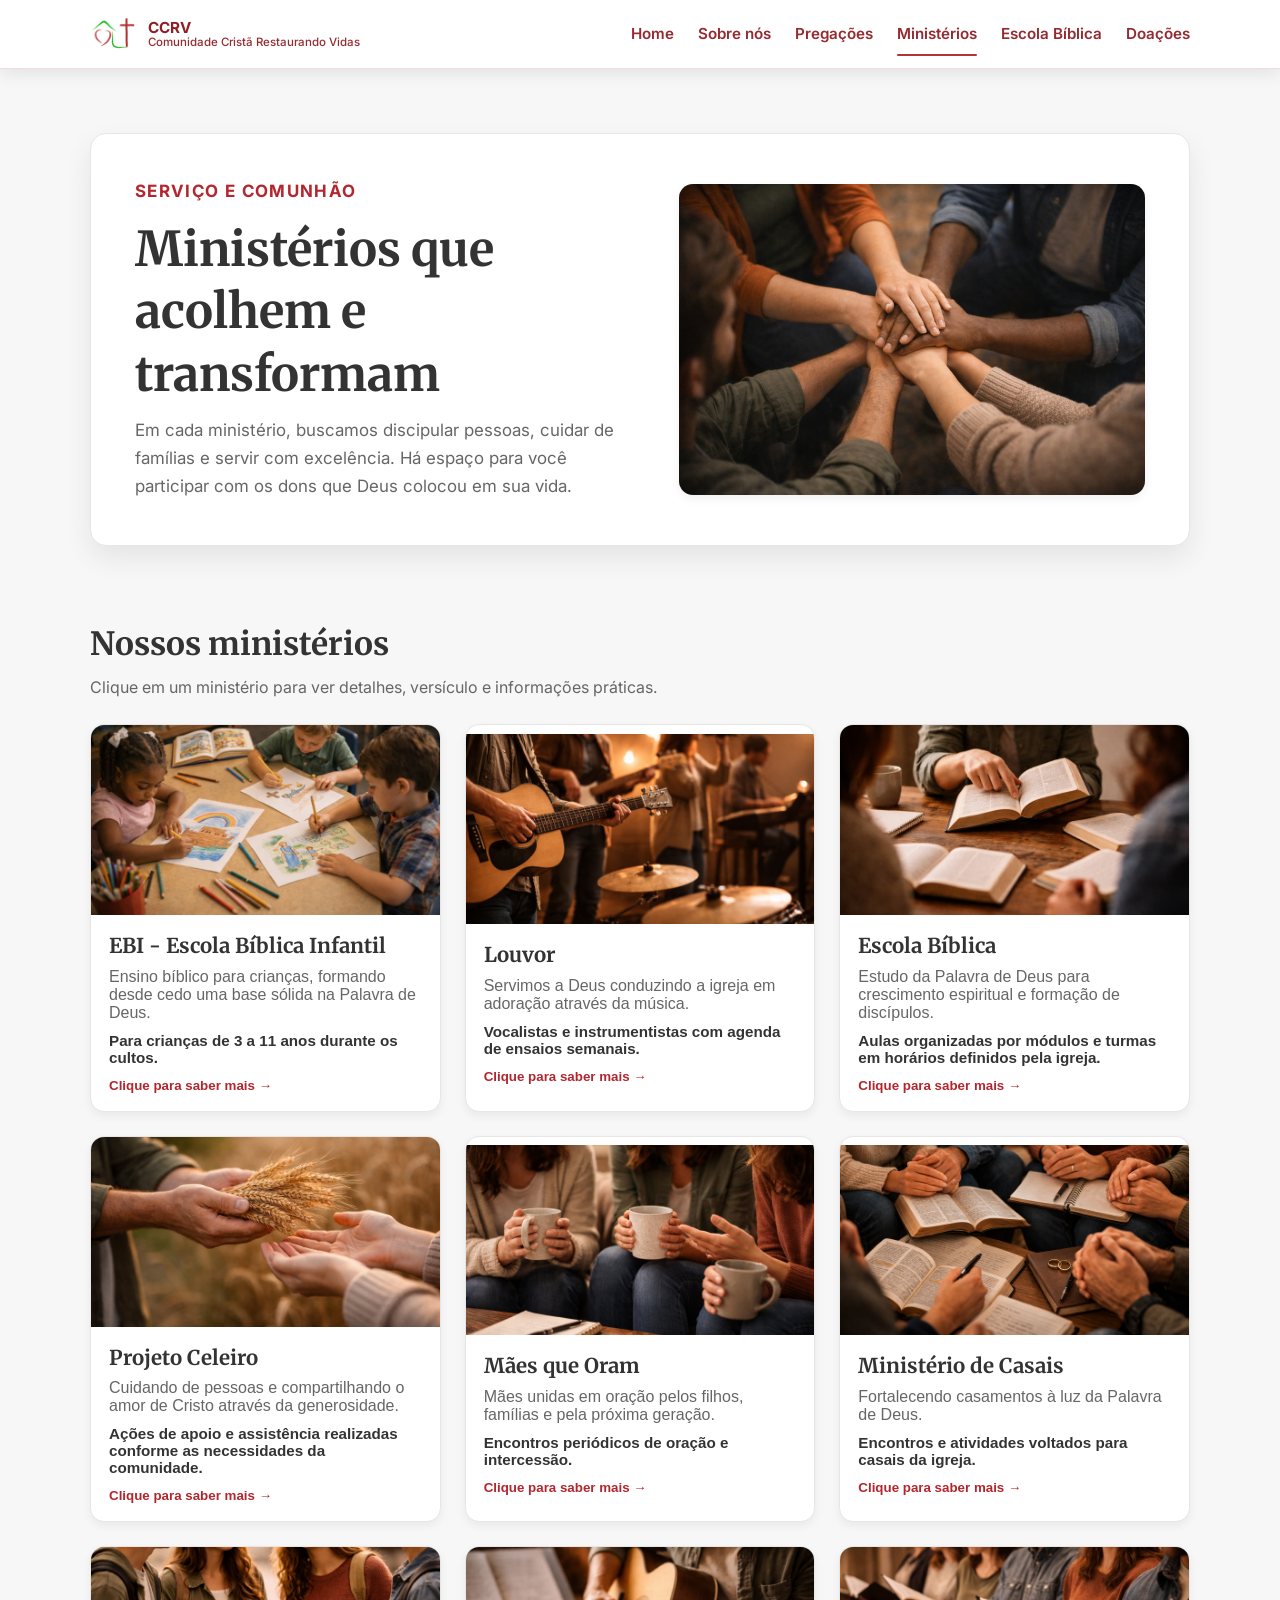
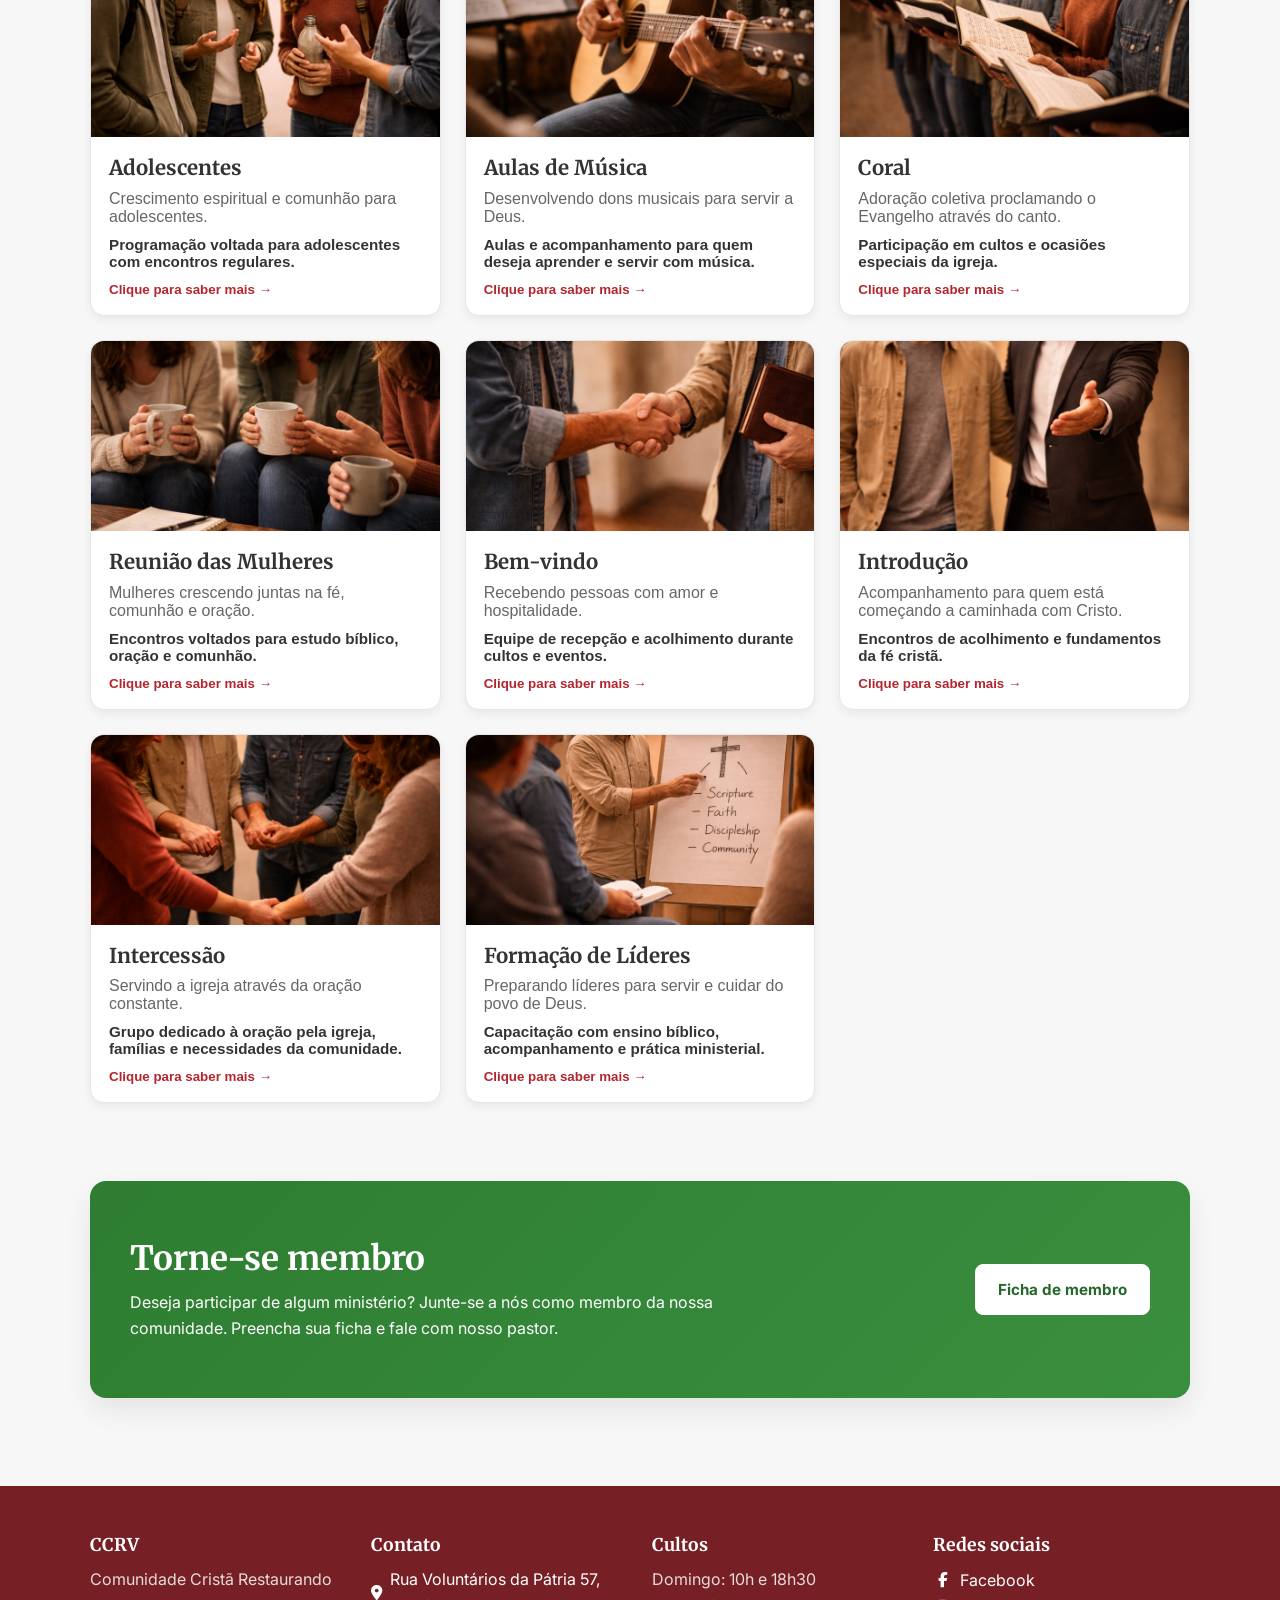
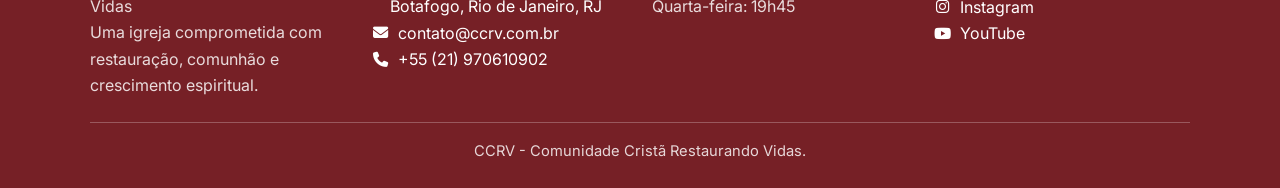
<file: ministerios.html>
﻿<!DOCTYPE html>
<html lang="pt-BR">
  <head>
    <meta charset="UTF-8" />
    <meta name="viewport" content="width=device-width, initial-scale=1.0" />
    <title>CCRV | Minist&eacute;rios</title>
    <link rel="preconnect" href="https://fonts.googleapis.com" />
    <link rel="preconnect" href="https://fonts.gstatic.com" crossorigin />
    <link
      href="https://fonts.googleapis.com/css2?family=Inter:wght@400;500;600;700&family=Merriweather:wght@700&display=swap"
      rel="stylesheet"
    />
    <link
      rel="stylesheet"
      href="https://cdnjs.cloudflare.com/ajax/libs/font-awesome/6.5.2/css/all.min.css"
    />
    <link rel="stylesheet" href="styles.css" />
  </head>
  <body class="internal-page">
    <header class="topbar">
      <div class="container nav-wrap">
        <a class="brand" href="index.html">
          <img class="logo-mini" src="images/logo-minimal.png" alt="CCRV Logo" />
          <span class="brand-text">
            <strong>CCRV</strong>
            <small>Comunidade Crist&atilde; Restaurando Vidas</small>
          </span>
        </a>
        <button class="menu-toggle" aria-expanded="false" aria-controls="main-menu">
          Menu
        </button>
        <nav class="nav" id="main-menu">
          <a href="index.html">Home</a>
          <a href="sobre-nos.html">Sobre n&oacute;s</a>
          <a href="https://www.youtube.com/@ccrv-botafogo/playlists" target="_blank" rel="noopener noreferrer">Prega&ccedil;&otilde;es</a>
          <a href="ministerios.html">Minist&eacute;rios</a>
          <a href="escola-biblica.html">Escola B&iacute;blica</a>
          <a href="doacoes.html">Doa&ccedil;&otilde;es</a>
        </nav>
      </div>
    </header>

    <main>
      <div class="container">
        <section class="hero page-hero">
          <div class="hero-grid">
            <div class="hero-content">
              <p class="eyebrow">Servi&ccedil;o e comunh&atilde;o</p>
              <h1>Minist&eacute;rios que acolhem e transformam</h1>
              <p>
                Em cada minist&eacute;rio, buscamos discipular pessoas, cuidar de fam&iacute;lias e
                servir com excel&ecirc;ncia. H&aacute; espa&ccedil;o para voc&ecirc; participar com os
                dons que Deus colocou em sua vida.
              </p>
            </div>
            <div class="hero-media">
              <img src="images/ministerios/ministerios.png" alt="Equipe ministerial reunida" />
            </div>
          </div>
        </section>

        <section class="ministries-directory">
          <div class="section-head">
            <h2>Nossos minist&eacute;rios</h2>
            <p>Clique em um minist&eacute;rio para ver detalhes, vers&iacute;culo e informa&ccedil;&otilde;es pr&aacute;ticas.</p>
          </div>
          <div class="ministries-grid" id="ministries-grid" aria-live="polite"></div>
        </section>

        <section class="visit-cta">
          <div>
            <h2>Torne-se membro</h2>
            <p>Deseja participar de algum ministério? Junte-se a nós como membro da nossa comunidade. Preencha sua ficha e fale com nosso pastor.</p>
          </div>
          <div class="cta-action">
            <a class="btn btn-light" href="https://forms.gle/Tw2f9fKacuPZU9CG9" target="_blank" rel="noopener noreferrer">Ficha de membro</a>
          </div>
        </section>
      </div>
    </main>

    <div class="ministry-modal" id="ministry-modal" aria-hidden="true">
      <div class="ministry-modal-backdrop" data-close-modal></div>
      <div class="ministry-modal-dialog" role="dialog" aria-modal="true" aria-labelledby="ministry-modal-title">
        <button class="ministry-modal-close" type="button" data-close-modal aria-label="Fechar detalhes do ministério">
          &times;
        </button>
        <h2 id="ministry-modal-title"></h2>
        <p class="ministry-modal-practical" id="ministry-modal-practical"></p>
        <p class="ministry-modal-description" id="ministry-modal-description"></p>
        <blockquote class="ministry-modal-verse" id="ministry-modal-verse"></blockquote>
        <a
          id="ministry-modal-cta"
          class="btn"
          href="https://docs.google.com/forms/d/e/SEU_ID_DO_FORMULARIO/viewform"
          target="_blank"
          rel="noopener noreferrer"
        >
          Quero participar
        </a>
      </div>
    </div>

    <footer class="site-footer">
      <div class="container">
        <div class="footer-grid">
          <section>
            <h3>CCRV</h3>
            <p>Comunidade Crist&atilde; Restaurando Vidas</p>
            <p>Uma igreja comprometida com restaura&ccedil;&atilde;o, comunh&atilde;o e crescimento espiritual.</p>
          </section>
          <section>
            <h3>Contato</h3>
            <p><a class="footer-link" href="https://www.google.com/maps?q=Rua+Volunt%C3%A1rios+da+P%C3%A1tria+57,+Botafogo,+Rio+de+Janeiro,+RJ" target="_blank" rel="noopener noreferrer"><i class="fa-solid fa-location-dot fa-fw" aria-hidden="true"></i> Rua Volunt&aacute;rios da P&aacute;tria 57, Botafogo, Rio de Janeiro, RJ</a></p>
            <p><a class="footer-link" href="mailto:contato@ccrv.com.br"><i class="fa-solid fa-envelope fa-fw" aria-hidden="true"></i> contato@ccrv.com.br</a></p>
            <p><a class="footer-link" href="tel:+5521970610902"><i class="fa-solid fa-phone fa-fw" aria-hidden="true"></i> +55 (21) 970610902</a></p>
          </section>
          <section>
            <h3>Cultos</h3>
            <p>Domingo: 10h e 18h30</p>
            <p>Quarta-feira: 19h45</p>
          </section>
          <section>
            <h3>Redes sociais</h3>
            <p><a class="footer-link" href="https://www.facebook.com/Comunidade-Crist%C3%A3-Restaurando-Vidas-210761325609829" target="_blank" rel="noopener noreferrer"><i class="fa-brands fa-facebook-f fa-fw" aria-hidden="true"></i> Facebook</a></p>
            <p><a class="footer-link" href="https://instagram.com/ccrv.comunidadecrista" target="_blank" rel="noopener noreferrer"><i class="fa-brands fa-instagram fa-fw" aria-hidden="true"></i> Instagram</a></p>
            <p><a class="footer-link" href="https://www.youtube.com/channel/UC_KBox62rYABTP4FiPuLsTg" target="_blank" rel="noopener noreferrer"><i class="fa-brands fa-youtube fa-fw" aria-hidden="true"></i> YouTube</a></p>
          </section>
        </div>
        <div class="footer-bottom">
          CCRV - Comunidade Crist&atilde; Restaurando Vidas.
        </div>
      </div>
    </footer>

    <script src="script.js"></script>
  </body>
</html>
</file>
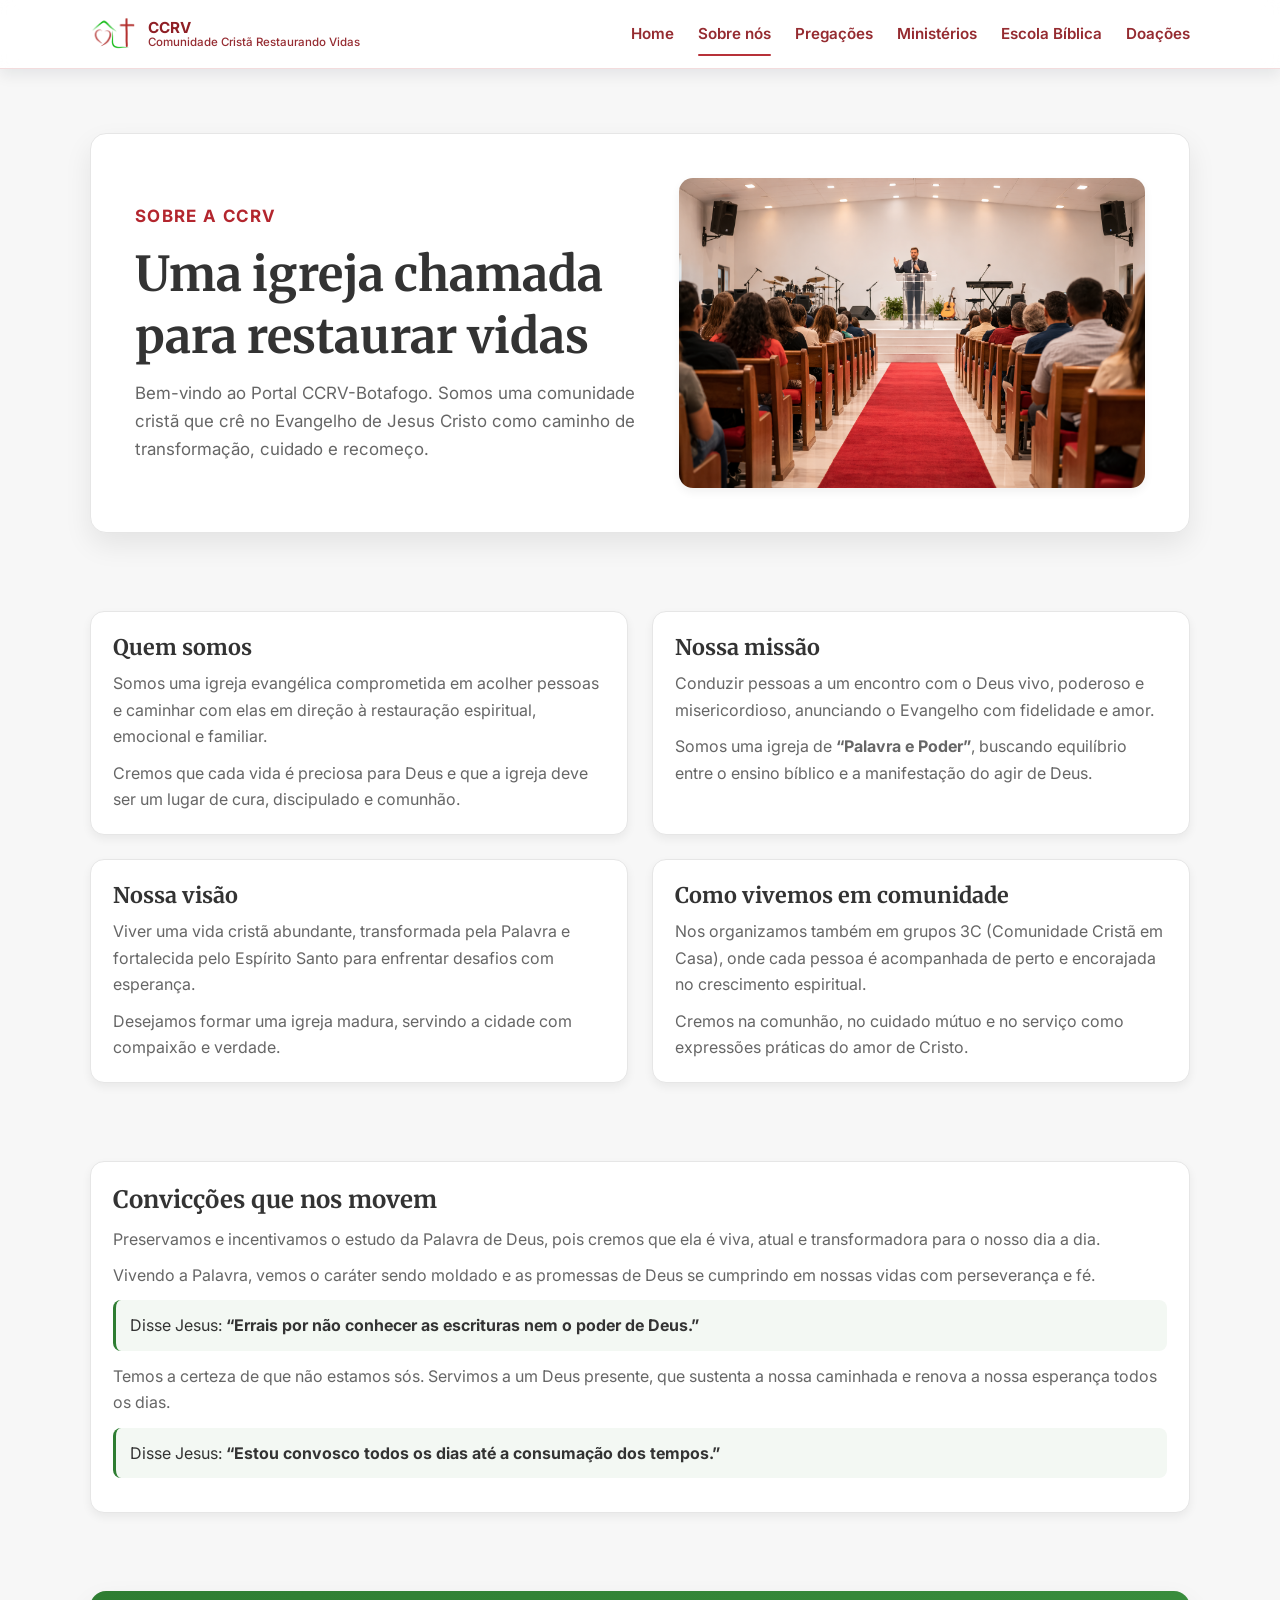
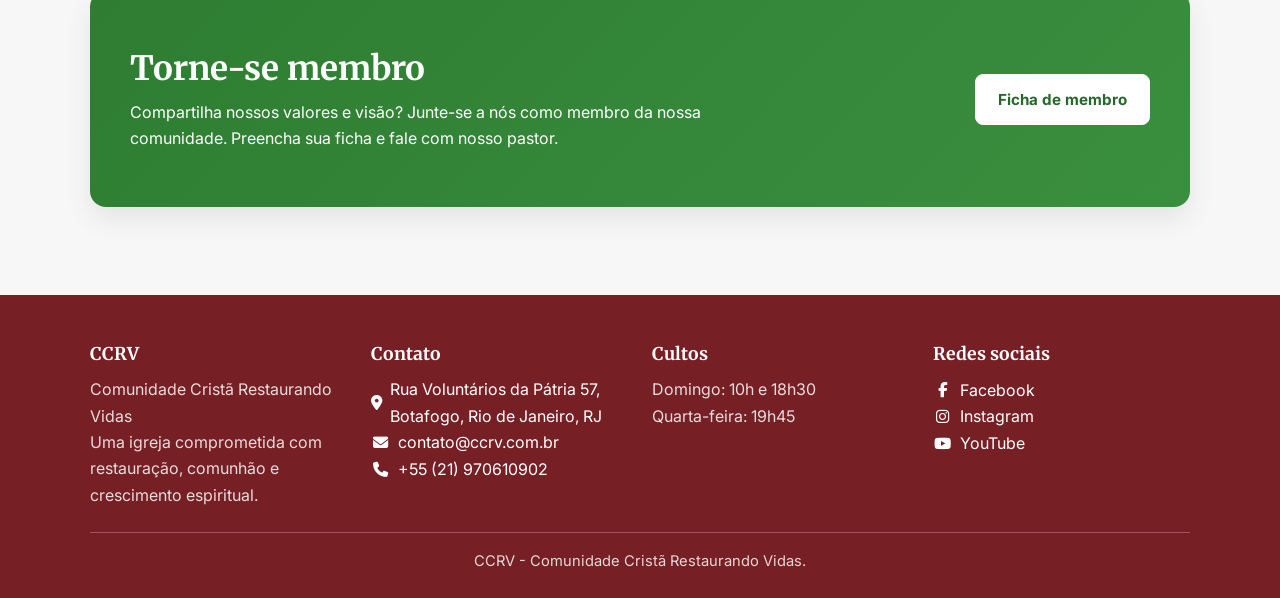
<file: sobre-nos.html>
<!DOCTYPE html>
<html lang="pt-BR">
  <head>
    <meta charset="UTF-8" />
    <meta name="viewport" content="width=device-width, initial-scale=1.0" />
    <title>CCRV | Sobre n&oacute;s</title>
    <link rel="preconnect" href="https://fonts.googleapis.com" />
    <link rel="preconnect" href="https://fonts.gstatic.com" crossorigin />
    <link
      href="https://fonts.googleapis.com/css2?family=Inter:wght@400;500;600;700&family=Merriweather:wght@700&display=swap"
      rel="stylesheet"
    />
    <link
      rel="stylesheet"
      href="https://cdnjs.cloudflare.com/ajax/libs/font-awesome/6.5.2/css/all.min.css"
    />
    <link rel="stylesheet" href="styles.css" />
  </head>
  <body class="internal-page">
    <header class="topbar">
      <div class="container nav-wrap">
        <a class="brand" href="index.html">
          <img class="logo-mini" src="images/logo-minimal.png" alt="CCRV Logo" />
          <span class="brand-text">
            <strong>CCRV</strong>
            <small>Comunidade Crist&atilde; Restaurando Vidas</small>
          </span>
        </a>
        <button class="menu-toggle" aria-expanded="false" aria-controls="main-menu">
          Menu
        </button>
        <nav class="nav" id="main-menu">
          <a href="index.html">Home</a>
          <a href="sobre-nos.html">Sobre n&oacute;s</a>
          <a href="https://www.youtube.com/@ccrv-botafogo/playlists" target="_blank" rel="noopener noreferrer">Prega&ccedil;&otilde;es</a>
          <a href="ministerios.html">Minist&eacute;rios</a>
          <a href="escola-biblica.html">Escola B&iacute;blica</a>
          <a href="doacoes.html">Doa&ccedil;&otilde;es</a>
        </nav>
      </div>
    </header>

    <main>
      <div class="container">
        <section class="hero page-hero">
          <div class="hero-grid">
            <div class="hero-content">
              <p class="eyebrow">Sobre a CCRV</p>
              <h1>Uma igreja chamada para restaurar vidas</h1>
              <p>
                Bem-vindo ao Portal CCRV-Botafogo. Somos uma comunidade crist&atilde; que cr&ecirc;
                no Evangelho de Jesus Cristo como caminho de transforma&ccedil;&atilde;o, cuidado e
                recome&ccedil;o.
              </p>
            </div>
            <div class="hero-media">
              <img src="images/pregacao.png" alt="Comunidade reunida em adora&ccedil;&atilde;o" />
            </div>
          </div>
        </section>

        <section class="about-grid">
          <article class="about-block">
            <h2>Quem somos</h2>
            <p>
              Somos uma igreja evang&eacute;lica comprometida em acolher pessoas e caminhar com
              elas em dire&ccedil;&atilde;o &agrave; restaura&ccedil;&atilde;o espiritual, emocional e
              familiar.
            </p>
            <p>
              Cremos que cada vida &eacute; preciosa para Deus e que a igreja deve ser um lugar de
              cura, discipulado e comunh&atilde;o.
            </p>
          </article>
          <article class="about-block">
            <h2>Nossa miss&atilde;o</h2>
            <p>
              Conduzir pessoas a um encontro com o Deus vivo, poderoso e misericordioso, anunciando
              o Evangelho com fidelidade e amor.
            </p>
            <p>
              Somos uma igreja de <strong>&ldquo;Palavra e Poder&rdquo;</strong>, buscando equil&iacute;brio
              entre o ensino b&iacute;blico e a manifesta&ccedil;&atilde;o do agir de Deus.
            </p>
          </article>
          <article class="about-block">
            <h2>Nossa vis&atilde;o</h2>
            <p>
              Viver uma vida crist&atilde; abundante, transformada pela Palavra e fortalecida pelo
              Esp&iacute;rito Santo para enfrentar desafios com esperan&ccedil;a.
            </p>
            <p>
              Desejamos formar uma igreja madura, servindo a cidade com compaix&atilde;o e verdade.
            </p>
          </article>
          <article class="about-block">
            <h2>Como vivemos em comunidade</h2>
            <p>
              Nos organizamos tamb&eacute;m em grupos 3C (Comunidade Crist&atilde; em Casa), onde
              cada pessoa &eacute; acompanhada de perto e encorajada no crescimento espiritual.
            </p>
            <p>
              Cremos na comunh&atilde;o, no cuidado m&uacute;tuo e no servi&ccedil;o como express&otilde;es
              pr&aacute;ticas do amor de Cristo.
            </p>
          </article>
        </section>

        <section class="long-copy">
          <h2>Convic&ccedil;&otilde;es que nos movem</h2>
          <p>
            Preservamos e incentivamos o estudo da Palavra de Deus, pois cremos que ela &eacute; viva,
            atual e transformadora para o nosso dia a dia.
          </p>
          <p>
            Vivendo a Palavra, vemos o car&aacute;ter sendo moldado e as promessas de Deus se cumprindo
            em nossas vidas com perseveran&ccedil;a e f&eacute;.
          </p>
          <blockquote class="scripture-callout">
            Disse Jesus: <strong>&ldquo;Errais por n&atilde;o conhecer as escrituras nem o poder de Deus.&rdquo;</strong>
          </blockquote>
          <p>
            Temos a certeza de que n&atilde;o estamos s&oacute;s. Servimos a um Deus presente, que
            sustenta a nossa caminhada e renova a nossa esperan&ccedil;a todos os dias.
          </p>
          <blockquote class="scripture-callout">
            Disse Jesus: <strong>&ldquo;Estou convosco todos os dias at&eacute; a consuma&ccedil;&atilde;o dos tempos.&rdquo;</strong>
          </blockquote>
        </section>
        
        <section class="visit-cta">
          <div>
            <h2>Torne-se membro</h2>
            <p>Compartilha nossos valores e visão? Junte-se a nós como membro da nossa comunidade. Preencha sua ficha e fale com nosso pastor.</p>
          </div>
          <div class="cta-action">
            <a class="btn btn-light" href="https://forms.gle/Tw2f9fKacuPZU9CG9" target="_blank" rel="noopener noreferrer">Ficha de membro</a>
          </div>
        </section>
      </div>
    </main>

    <footer class="site-footer">
      <div class="container">
        <div class="footer-grid">
          <section>
            <h3>CCRV</h3>
            <p>Comunidade Crist&atilde; Restaurando Vidas</p>
            <p>Uma igreja comprometida com restaura&ccedil;&atilde;o, comunh&atilde;o e crescimento espiritual.</p>
          </section>
          <section>
            <h3>Contato</h3>
            <p><a class="footer-link" href="https://www.google.com/maps?q=Rua+Volunt%C3%A1rios+da+P%C3%A1tria+57,+Botafogo,+Rio+de+Janeiro,+RJ" target="_blank" rel="noopener noreferrer"><i class="fa-solid fa-location-dot fa-fw" aria-hidden="true"></i> Rua Volunt&aacute;rios da P&aacute;tria 57, Botafogo, Rio de Janeiro, RJ</a></p>
            <p><a class="footer-link" href="mailto:contato@ccrv.com.br"><i class="fa-solid fa-envelope fa-fw" aria-hidden="true"></i> contato@ccrv.com.br</a></p>
            <p><a class="footer-link" href="tel:+5521970610902"><i class="fa-solid fa-phone fa-fw" aria-hidden="true"></i> +55 (21) 970610902</a></p>
          </section>
          <section>
            <h3>Cultos</h3>
            <p>Domingo: 10h e 18h30</p>
            <p>Quarta-feira: 19h45</p>
          </section>
          <section>
            <h3>Redes sociais</h3>
            <p><a class="footer-link" href="https://www.facebook.com/Comunidade-Crist%C3%A3-Restaurando-Vidas-210761325609829" target="_blank" rel="noopener noreferrer"><i class="fa-brands fa-facebook-f fa-fw" aria-hidden="true"></i> Facebook</a></p>
            <p><a class="footer-link" href="https://instagram.com/ccrv.comunidadecrista" target="_blank" rel="noopener noreferrer"><i class="fa-brands fa-instagram fa-fw" aria-hidden="true"></i> Instagram</a></p>
            <p><a class="footer-link" href="https://www.youtube.com/channel/UC_KBox62rYABTP4FiPuLsTg" target="_blank" rel="noopener noreferrer"><i class="fa-brands fa-youtube fa-fw" aria-hidden="true"></i> YouTube</a></p>
          </section>
        </div>
        <div class="footer-bottom">
          CCRV - Comunidade Crist&atilde; Restaurando Vidas.
        </div>
      </div>
    </footer>

    <script src="script.js"></script>
  </body>
</html>
</file>
<file: styles.css>
:root {
  --red: #b3262e;
  --red-dark: #8f1f25;
  --green: #2e7d32;
  --green-dark: #256829;
  --bg: #f7f7f7;
  --surface: #ffffff;
  --text: #333333;
  --muted: #666666;
  --line: #e6e6e6;
  --radius: 16px;
  --shadow-sm: 0 4px 10px rgba(0, 0, 0, 0.06);
  --shadow-md: 0 12px 28px rgba(0, 0, 0, 0.08);
}

* {
  box-sizing: border-box;
  margin: 0;
  padding: 0;
}

body {
  font-family: "Inter", "Segoe UI", sans-serif;
  color: var(--text);
  background: var(--bg);
  line-height: 1.65;
}

img {
  max-width: 100%;
  display: block;
}

h1,
h2,
h3,
h4 {
  font-family: "Merriweather", Georgia, serif;
  color: var(--text);
  line-height: 1.3;
}

p {
  color: var(--muted);
  font-size: 1rem;
}

a {
  color: inherit;
}

.container {
  width: 100%;
  max-width: 1140px;
  margin: 0 auto;
  padding: 0 20px;
}

.btn {
  display: inline-flex;
  align-items: center;
  justify-content: center;
  background: var(--red);
  color: #fff;
  border: 1px solid var(--red);
  border-radius: 8px;
  padding: 12px 22px;
  font-size: 0.95rem;
  font-weight: 700;
  text-decoration: none;
  cursor: pointer;
  transition: background-color 0.2s ease, border-color 0.2s ease, transform 0.2s ease;
}

.btn:hover {
  background: var(--red-dark);
  border-color: var(--red-dark);
  transform: translateY(-1px);
}

.btn-outline {
  background: #fff;
  color: var(--red);
}

.btn-outline:hover {
  background: #fff4f4;
  color: var(--red-dark);
}

.btn-light {
  background: #fff;
  color: var(--green-dark);
  border-color: #fff;
}

.btn-light:hover {
  background: #eff8f0;
  border-color: #eff8f0;
  color: var(--green-dark);
}

/* Header refined: lighter visual weight and subtle active state */
.topbar {
  position: sticky;
  top: 0;
  z-index: 40;
  background: rgba(255, 255, 255, 0.9);
  border-bottom: 1px solid rgba(179, 38, 46, 0.16);
  box-shadow: 0 6px 14px rgba(17, 24, 39, 0.08);
  backdrop-filter: blur(8px);
}

.nav-wrap {
  min-height: 68px;
  display: flex;
  align-items: center;
  justify-content: space-between;
  gap: 12px;
}

.brand {
  display: flex;
  align-items: center;
  gap: 12px;
  color: var(--red-dark);
  text-decoration: none;
}

.logo-mini {
  width: 46px;
  height: 46px;
  object-fit: contain;
  flex-shrink: 0;
}

.brand-text {
  display: grid;
  line-height: 1.12;
}

.brand-text strong {
  font-size: 0.95rem;
}

.brand-text small {
  font-size: 0.72rem;
  font-weight: 500;
  opacity: 0.94;
}

.menu-toggle {
  display: none;
  border: 1px solid rgba(143, 31, 37, 0.38);
  border-radius: 999px;
  background: rgba(255, 255, 255, 0.7);
  color: var(--red-dark);
  padding: 8px 14px;
  font-size: 0.92rem;
  font-weight: 600;
  cursor: pointer;
}

.nav {
  display: flex;
  align-items: center;
  gap: 24px;
}

.nav a {
  position: relative;
  color: var(--red-dark);
  text-decoration: none;
  padding: 6px 0;
  font-size: 0.95rem;
  font-weight: 600;
  opacity: 0.95;
  transition: opacity 0.2s ease;
}

.nav a:hover {
  opacity: 0.85;
}

.nav a::after {
  content: "";
  position: absolute;
  left: 0;
  bottom: -3px;
  width: 100%;
  height: 2px;
  background: var(--red);
  border-radius: 99px;
  transform: scaleX(0);
  transform-origin: left;
  transition: transform 0.2s ease;
}

.nav a.active::after,
.nav a:hover::after {
  transform: scaleX(1);
}

main {
  padding: 64px 0 88px;
}

.container > section + section {
  margin-top: 32px;
}

.home-page .container > section + section {
  margin-top: 82px;
}

.internal-page .container > section + section {
  margin-top: 78px;
}

.section-head {
  margin-bottom: 24px;
}

.section-head h2 {
  font-size: clamp(1.8rem, 3vw, 2rem);
  margin-bottom: 8px;
}

.section-head p {
  max-width: 600px;
}

.hero {
  background: var(--surface);
  border-radius: var(--radius);
  box-shadow: var(--shadow-md);
  border: 1px solid var(--line);
}

.page-hero {
  padding: clamp(26px, 4.6vw, 44px);
}

.page-hero .hero-grid {
  grid-template-columns: minmax(0, 1.04fr) minmax(0, 0.96fr);
}

.page-hero p {
  max-width: 620px;
}

.home-hero {
  padding: clamp(26px, 4.8vw, 46px);
}

.hero-grid {
  display: grid;
  grid-template-columns: 1.06fr 1fr;
  align-items: center;
  gap: clamp(24px, 4vw, 40px);
}

.eyebrow {
  color: var(--red);
  font-size: 0.82rem;
  letter-spacing: 0.08em;
  text-transform: uppercase;
  font-weight: 700;
  margin-bottom: 12px;
}

.hero h1 {
  font-size: clamp(2.2rem, 4.8vw, 3rem);
  margin-bottom: 12px;
}

.hero p {
  max-width: 600px;
  font-size: 1.06rem;
}

.hero-actions {
  margin-top: 22px;
  display: flex;
  flex-wrap: wrap;
  gap: 12px;
}

.hero-media img {
  border-radius: 14px;
  box-shadow: var(--shadow-sm);
}

.highlight-grid {
  display: grid;
  grid-template-columns: repeat(3, minmax(0, 1fr));
  gap: 24px;
}

.highlight-card {
  background: var(--surface);
  border-radius: 14px;
  border: 1px solid var(--line);
  box-shadow: var(--shadow-sm);
  padding: 18px;
  display: grid;
  gap: 12px;
  transition: transform 0.2s ease, box-shadow 0.2s ease;
}

.highlight-card:hover {
  transform: translateY(-3px);
  box-shadow: 0 10px 22px rgba(0, 0, 0, 0.1);
}

.highlight-card img {
  width: 100%;
  height: 170px;
  object-fit: cover;
  border-radius: 10px;
}

.highlight-card h3 {
  font-size: 1.35rem;
}

.highlight-card a {
  text-decoration: none;
  color: var(--red);
  font-weight: 700;
}

.highlight-card a:hover {
  color: var(--red-dark);
}

.visit-cta {
  background: linear-gradient(135deg, #2e7d32, #3a8f3e);
  border-radius: var(--radius);
  box-shadow: var(--shadow-md);
  padding: clamp(34px, 6vw, 56px) clamp(24px, 4vw, 40px);
  display: grid;
  grid-template-columns: 1fr auto;
  gap: 24px;
  align-items: center;
}

.visit-cta h2,
.visit-cta p {
  color: #fff;
}

.visit-cta h2 {
  font-size: clamp(1.85rem, 3vw, 2.1rem);
  margin-bottom: 8px;
}

.visit-cta p {
  max-width: 620px;
}

.sermon-grid {
  display: grid;
  grid-template-columns: minmax(0, 1.15fr) minmax(0, 0.85fr);
  gap: 24px;
  align-items: start;
}

.video-frame {
  position: relative;
  width: 100%;
  padding-top: 56.25%;
  border-radius: 14px;
  overflow: hidden;
  background: #111;
}

.video-frame iframe {
  position: absolute;
  inset: 0;
  width: 100%;
  height: 100%;
  border: 0;
}

.sermon-meta {
  background: var(--surface);
  border-radius: 14px;
  border: 1px solid var(--line);
  box-shadow: var(--shadow-sm);
  padding: 22px;
}

.sermon-meta h3 {
  font-size: 1.45rem;
  margin-bottom: 10px;
}

.sermon-meta p + p {
  margin-top: 8px;
}

.sermon-note {
  font-size: 0.92rem;
}

.project-feature {
  background: var(--surface);
  border: 1px solid var(--line);
  border-radius: var(--radius);
  box-shadow: var(--shadow-sm);
  display: grid;
  grid-template-columns: minmax(0, 1fr) minmax(0, 1fr);
  overflow: hidden;
}

.project-media img {
  width: 100%;
  height: 100%;
  min-height: 300px;
  object-fit: cover;
}

.project-content {
  padding: clamp(24px, 4vw, 38px);
  display: flex;
  flex-direction: column;
  justify-content: center;
}

.project-content h2 {
  font-size: clamp(1.8rem, 3vw, 2rem);
  margin-bottom: 10px;
}

.project-content p {
  max-width: 520px;
}

.project-content .btn {
  margin-top: 16px;
  width: fit-content;
}

.info-grid {
  display: grid;
  grid-template-columns: repeat(2, minmax(0, 1fr));
  gap: 24px;
}

.info-card {
  background: var(--surface);
  border: 1px solid var(--line);
  border-radius: 14px;
  box-shadow: var(--shadow-sm);
  padding: 22px;
}

.info-card img {
  width: 56px;
  height: 56px;
  border-radius: 12px;
  margin-bottom: 14px;
}

.info-card h3 {
  font-size: 1.35rem;
  margin-bottom: 8px;
}

.info-card p + p {
  margin-top: 5px;
}

.info-card a {
  display: inline-block;
  margin-top: 10px;
  color: var(--red);
  font-weight: 700;
  text-decoration: none;
}

.info-card a:hover {
  color: var(--red-dark);
}

.contact-panel {
  background: var(--surface);
  border: 1px solid var(--line);
  border-radius: var(--radius);
  box-shadow: var(--shadow-sm);
  padding: clamp(24px, 4vw, 34px);
}

.contact-methods {
  display: grid;
  gap: 10px;
  margin-bottom: 16px;
}

.contact-methods p {
  display: flex;
  align-items: center;
  flex-wrap: wrap;
  gap: 8px;
}

.contact-methods a {
  color: var(--green-dark);
  font-weight: 600;
}

.contact-methods a:hover {
  color: var(--red-dark);
}

.contact-icon {
  width: 26px;
  height: 26px;
  border-radius: 999px;
  background: #f2f2f2;
  color: var(--red);
  font-size: 0.76rem;
  font-weight: 700;
  display: inline-flex;
  align-items: center;
  justify-content: center;
}

.site-footer {
  margin-top: 0;
  background: #762026;
  color: rgba(255, 255, 255, 0.9);
  padding: 48px 0 24px;
}

.site-footer p {
  color: rgba(255, 255, 255, 0.84);
}

.site-footer h3 {
  color: #fff;
  font-size: 1.1rem;
  margin-bottom: 10px;
}

.footer-grid {
  display: grid;
  grid-template-columns: repeat(4, minmax(0, 1fr));
  gap: 24px;
}

.site-footer a {
  color: #fff;
  text-decoration: none;
}

.site-footer .footer-link {
  display: inline-flex;
  align-items: center;
  gap: 8px;
}

.site-footer .footer-link i {
  font-size: 0.95rem;
}

.site-footer a:hover {
  text-decoration: underline;
}

.footer-bottom {
  margin-top: 24px;
  padding-top: 16px;
  border-top: 1px solid rgba(255, 255, 255, 0.25);
  font-size: 0.92rem;
  color: rgba(255, 255, 255, 0.82);
  text-align: center;
}

/* Shared styles for the inner pages */
.content-grid {
  display: grid;
  grid-template-columns: repeat(auto-fit, minmax(240px, 1fr));
  gap: 24px;
}

.card {
  background: var(--surface);
  border: 1px solid var(--line);
  border-radius: 14px;
  box-shadow: var(--shadow-sm);
  padding: 22px;
}

.card h2 {
  font-size: 1.32rem;
  margin-bottom: 8px;
}

.cta {
  margin-top: 30px;
  padding: 28px;
  border-radius: var(--radius);
  background: #edf6ee;
  border: 1px solid #dbeedd;
}

.cta h2 {
  color: var(--green-dark);
  margin-bottom: 8px;
}

.long-copy,
.quick-contact,
.map-wrap,
.video-box {
  margin-top: 0;
  background: var(--surface);
  border: 1px solid var(--line);
  border-radius: 14px;
  box-shadow: var(--shadow-sm);
  padding: 22px;
}

.about-grid {
  display: grid;
  grid-template-columns: repeat(2, minmax(0, 1fr));
  gap: 24px;
}

.about-block {
  background: var(--surface);
  border: 1px solid var(--line);
  border-radius: 14px;
  box-shadow: var(--shadow-sm);
  padding: 22px;
}

.about-block h2 {
  font-size: 1.35rem;
  margin-bottom: 8px;
}

.about-block p + p {
  margin-top: 10px;
}

.scripture-callout {
  margin-top: 14px;
  border-left: 3px solid var(--green);
  background: #f3f8f3;
  border-radius: 8px;
  padding: 12px 14px;
}

.page-cta {
  background: linear-gradient(135deg, #2e7d32, #3a8f3e);
  border-radius: var(--radius);
  box-shadow: var(--shadow-md);
  padding: clamp(30px, 5vw, 50px) clamp(22px, 4vw, 38px);
  display: grid;
  grid-template-columns: 1fr auto;
  gap: 20px;
  align-items: center;
}

.page-cta h2,
.page-cta p {
  color: #fff;
}

.page-cta p {
  max-width: 620px;
}

.ministry-card {
  display: grid;
  gap: 10px;
}

.ministry-card img {
  width: 58px;
  height: 58px;
  border-radius: 12px;
}

.ministry-meta {
  font-size: 0.95rem;
  color: var(--text);
  font-weight: 600;
}

.ministry-card a {
  text-decoration: none;
  color: var(--red);
  font-weight: 700;
}

.ministry-card a:hover {
  color: var(--red-dark);
}

.ministries-grid {
  display: grid;
  grid-template-columns: repeat(3, minmax(0, 1fr));
  gap: 24px;
}

.ministry-tile {
  width: 100%;
  border: 1px solid var(--line);
  border-radius: 14px;
  background: var(--surface);
  box-shadow: var(--shadow-sm);
  padding: 0;
  text-align: left;
  overflow: hidden;
  cursor: pointer;
  transition: transform 0.2s ease, box-shadow 0.2s ease;
}

.ministry-tile:hover {
  transform: translateY(-3px);
  box-shadow: 0 10px 22px rgba(0, 0, 0, 0.1);
}

.ministry-tile:focus-visible {
  outline: 3px solid rgba(179, 38, 46, 0.35);
  outline-offset: 2px;
}

.ministry-tile img {
  width: 100%;
  height: 190px;
  object-fit: cover;
}

.ministry-tile-content {
  padding: 18px;
}

.ministry-tile-content h3 {
  font-size: 1.28rem;
  margin-bottom: 8px;
}

.ministry-practical {
  margin-top: 10px;
  color: var(--text);
  font-weight: 600;
  font-size: 0.95rem;
}

.ministry-hint {
  display: inline-block;
  margin-top: 12px;
  color: var(--red);
  font-weight: 700;
}

.ministry-modal {
  position: fixed;
  inset: 0;
  z-index: 120;
  display: none;
}

.ministry-modal.open {
  display: block;
}

.ministry-modal-backdrop {
  position: absolute;
  inset: 0;
  background: rgba(10, 10, 10, 0.58);
}

.ministry-modal-dialog {
  position: relative;
  width: min(760px, 92%);
  margin: 5vh auto;
  max-height: 90vh;
  overflow: auto;
  background: var(--surface);
  border-radius: 14px;
  border: 1px solid var(--line);
  box-shadow: var(--shadow-md);
  padding: 24px;
}

.ministry-modal-close {
  position: absolute;
  top: 10px;
  right: 12px;
  width: 34px;
  height: 34px;
  border-radius: 999px;
  border: 1px solid #d8d8d8;
  background: #fff;
  color: var(--text);
  font-size: 1.3rem;
  line-height: 1;
  cursor: pointer;
}

.ministry-modal-close:hover {
  background: #f8f8f8;
}

.ministry-modal-dialog h2 {
  font-size: 1.8rem;
  padding-right: 42px;
  margin-bottom: 8px;
}

.ministry-modal-practical {
  color: var(--text);
  font-weight: 600;
  margin-bottom: 10px;
}

.ministry-modal-description {
  margin-bottom: 14px;
}

.ministry-modal-verse {
  border-left: 3px solid var(--green);
  background: #f3f8f3;
  border-radius: 8px;
  padding: 12px 14px;
  margin-bottom: 18px;
}

.module-grid {
  display: grid;
  grid-template-columns: repeat(auto-fit, minmax(280px, 1fr));
  gap: 24px;
}

.module-card {
  background: var(--surface);
  border: 1px solid var(--line);
  border-radius: 14px;
  box-shadow: var(--shadow-sm);
  padding: 22px;
}

.module-card h2 {
  font-size: 1.35rem;
  margin-bottom: 8px;
}

.module-meta {
  margin-top: 10px;
  padding: 10px 12px;
  border-radius: 8px;
  background: #f5f5f5;
  color: var(--text);
  font-weight: 600;
}

.module-actions {
  margin-top: 14px;
  display: flex;
  flex-wrap: wrap;
  gap: 10px;
}

.secondary-panel {
  background: #fbfbfb;
}

.donation-priority {
  border: 1px solid #f0d5d7;
  background: #fffaf9;
}

.celeiro-section {
  background: #fffefb;
  border: 1px solid #efe4d4;
}

.celeiro-section h2 {
  color: var(--red-dark);
}

.celeiro-grid {
  display: grid;
  grid-template-columns: minmax(0, 1fr) minmax(0, 1fr);
  gap: 24px;
  align-items: center;
}

.pix-grid {
  align-items: start;
}

.donation-hero .hero-content {
  display: grid;
  gap: 12px;
  align-content: center;
}

.donation-hero .eyebrow {
  margin-bottom: 0;
  opacity: 0.92;
}

.donation-hero h1 {
  margin-bottom: 2px;
}

.donation-hero-verse {
  background: #f3f8f3;
  border: 1px solid #dbe9dc;
  border-radius: 12px;
  padding: 14px 16px;
}

.donation-hero-verse .pix-verse {
  margin: 8px 0 0;
  border-left: 3px solid var(--green);
  background: transparent;
  border-radius: 0;
  padding-left: 12px;
}

.donation-hero-verse .pix-verse p {
  line-height: 1.7;
  font-style: italic;
  color: var(--text);
}

.donation-hero-verse .pix-verse cite {
  display: block;
  margin-top: 8px;
  color: var(--green-dark);
  font-style: normal;
  font-weight: 700;
}

.donation-main,
.celeiro-section,
.secondary-panel,
.donation-trust {
  padding: clamp(24px, 4vw, 34px);
}

.donation-main h2 {
  color: var(--red-dark);
}

.pix-content {
  display: grid;
  gap: 16px;
}

.pix-verse-card {
  background: #f3f8f3;
  border: 1px solid #dbe9dc;
  border-radius: 12px;
  padding: 14px 16px;
}

.pix-verse-label {
  font-size: 0.78rem;
  text-transform: uppercase;
  letter-spacing: 0.08em;
  color: var(--green-dark);
  font-weight: 700;
}

.pix-verse-card .pix-verse {
  margin: 8px 0 0;
  border-left: 3px solid var(--green);
  background: transparent;
  border-radius: 0;
  padding-left: 12px;
  padding-top: 0;
  padding-bottom: 0;
  padding-right: 0;
}

.pix-verse-card .pix-verse p {
  line-height: 1.7;
  font-style: italic;
  color: var(--text);
}

.pix-verse-card .pix-verse cite {
  display: block;
  margin-top: 8px;
  color: var(--green-dark);
  font-style: normal;
  font-weight: 700;
}

.pix-heading-group {
  display: grid;
  gap: 6px;
}

.pix-heading-group h2 {
  margin-bottom: 0;
}

.pix-institution {
  color: var(--text);
  font-weight: 600;
}

.pix-details-card {
  border: 1px solid #f0e6e7;
  background: #fff;
  border-radius: 12px;
  padding: 14px 16px;
  display: grid;
  gap: 12px;
}

.pix-details {
  display: grid;
  gap: 10px;
}

.pix-details div {
  display: grid;
  gap: 4px;
}

.pix-details dt {
  color: var(--muted);
  font-size: 0.84rem;
  font-weight: 600;
}

.pix-details dd {
  margin: 0;
  color: var(--text);
  font-weight: 600;
}

.copy-action {
  width: fit-content;
}

.pix-qr-wrap {
  margin-top: 0;
  padding: 14px;
  border: 1px solid #f0e6e7;
  background: #fff;
  border-radius: 12px;
}

.pix-qr-panel {
  display: grid;
  grid-template-columns: 220px minmax(0, 1fr);
  gap: 16px;
  align-items: start;
}

.pix-side-info {
  display: grid;
  gap: 12px;
  align-content: start;
}

.pix-side-info .copy-action,
.pix-side-info .celeiro-btn {
  width: 100%;
}

.qr-helper {
  font-size: 0.9rem;
  color: var(--text);
  font-weight: 600;
}

.qr-operation-note {
  font-size: 0.92rem;
  color: var(--muted);
  max-width: 62ch;
}

.celeiro-qr-wrap {
  margin-top: 14px;
  display: flex;
  flex-direction: column;
  align-items: flex-start;
  gap: 12px;
}

.celeiro-qr-link {
  display: inline-block;
  border-radius: 12px;
  border: 1px solid var(--line);
  background: #fff;
  padding: 8px;
  box-shadow: var(--shadow-sm);
  transition: transform 0.2s ease, box-shadow 0.2s ease;
}

.celeiro-qr-link:hover {
  transform: translateY(-2px);
  box-shadow: 0 10px 20px rgba(0, 0, 0, 0.1);
}

.celeiro-qr-link img {
  width: 220px;
  height: 220px;
  border-radius: 8px;
}

.celeiro-qr-wrap .celeiro-btn {
  width: 220px;
  max-width: 100%;
}

.celeiro-media img {
  width: 100%;
  height: 100%;
  min-height: 250px;
  object-fit: cover;
  border-radius: 12px;
  box-shadow: var(--shadow-sm);
}

.qr-caption {
  font-size: 0.92rem;
}

.bank-section-title {
  margin-top: 0;
  margin-bottom: 8px;
  font-size: clamp(1.42rem, 3vw, 1.7rem);
}

.bank-intro {
  max-width: 700px;
  margin-bottom: 8px;
}

.support-note {
  margin-top: 2px;
  padding: 12px 14px;
  border-radius: 10px;
  background: #eef7ef;
  border: 1px solid #d7e8d9;
  color: var(--green-dark);
  font-weight: 600;
}

.card {
  transition: transform 0.2s ease, box-shadow 0.2s ease;
}

.card:hover {
  transform: translateY(-2px);
  box-shadow: 0 10px 22px rgba(0, 0, 0, 0.1);
}

.long-copy h2,
.quick-contact h2,
.video-box h2 {
  margin-bottom: 10px;
}

.long-copy p + p {
  margin-top: 10px;
}

.long-copy blockquote {
  margin: 12px 0;
  border-left: 3px solid var(--green);
  background: #f3f8f3;
  border-radius: 8px;
  padding: 12px 14px;
}

.quick-contact p + p {
  margin-top: 8px;
}

.quick-contact a:not(.btn) {
  color: var(--green-dark);
  font-weight: 600;
}

.quick-contact .btn {
  margin-top: 14px;
}

.map-wrap iframe {
  width: 100%;
  min-height: 360px;
  border: 0;
  border-radius: 10px;
}

.copy-row {
  margin-top: 10px;
  display: flex;
  flex-wrap: wrap;
  align-items: center;
  gap: 10px;
}

code {
  font-family: "Consolas", "Courier New", monospace;
  background: #f1f1f1;
  padding: 2px 6px;
  border-radius: 6px;
  font-size: 0.92rem;
}

.donation-grid {
  margin-top: 18px;
  display: grid;
  grid-template-columns: repeat(auto-fit, minmax(240px, 1fr));
  gap: 18px;
}

.bank-card {
  border-color: #e1e1e1;
  padding: 24px;
  display: grid;
  gap: 10px;
}

.bank-card h3 {
  margin-bottom: 2px;
}

.bank-card p {
  color: var(--text);
}

.bank-copy {
  margin-top: 4px;
  width: fit-content;
}

.section-kicker {
  color: var(--green-dark);
}

.celeiro-copy {
  display: grid;
  align-content: center;
  gap: 10px;
}

.donation-trust {
  background: #f3f8f3;
  border: 1px solid #dbe9dc;
}

.donation-trust h2 {
  color: var(--green-dark);
}

.donation-trust p {
  max-width: 840px;
}

.link-list {
  margin-top: 10px;
  display: flex;
  flex-wrap: wrap;
  gap: 8px;
}

.simple-link {
  display: inline-block;
  margin-top: 10px;
  color: var(--green-dark);
  font-weight: 700;
  text-decoration: none;
}

.simple-link:hover {
  color: var(--red-dark);
}

.thumb-link {
  display: block;
  margin-top: 10px;
}

.thumb-link img {
  width: 100%;
  height: 190px;
  object-fit: cover;
  border-radius: 10px;
  border: 1px solid var(--line);
}

footer:not(.site-footer) {
  padding: 24px 0 36px;
  color: var(--muted);
  text-align: center;
}

@media (max-width: 980px) {
  .menu-toggle {
    display: inline-flex;
  }

  .nav {
    position: absolute;
    top: 68px;
    left: 0;
    right: 0;
    background: rgba(255, 255, 255, 0.96);
    flex-direction: column;
    align-items: stretch;
    gap: 4px;
    max-height: 0;
    overflow: hidden;
    padding: 0 20px;
    border-top: 1px solid rgba(179, 38, 46, 0.16);
    box-shadow: 0 10px 22px rgba(17, 24, 39, 0.12);
    transition: max-height 0.25s ease;
  }

  .nav.open {
    max-height: 430px;
    padding: 10px 20px 14px;
  }

  .nav a {
    display: block;
    width: 100%;
    padding: 10px 0;
  }

  .hero-grid,
  .sermon-grid,
  .project-feature,
  .info-grid,
  .visit-cta,
  .page-cta,
  .about-grid,
  .celeiro-grid,
  .footer-grid {
    grid-template-columns: 1fr;
  }

  .ministries-grid {
    grid-template-columns: repeat(2, minmax(0, 1fr));
  }

  .project-media img {
    min-height: 220px;
  }

  .brand-text small {
    display: none;
  }

  .home-page .container > section + section {
    margin-top: 64px;
  }

  .internal-page .container > section + section {
    margin-top: 58px;
  }

  .donation-main .pix-grid {
    gap: 20px;
  }
}

@media (max-width: 760px) {
  main {
    padding: 48px 0 72px;
  }

  .highlight-grid {
    grid-template-columns: 1fr;
  }

  .ministries-grid {
    grid-template-columns: 1fr;
  }

  .ministry-modal-dialog {
    margin: 3vh auto;
    width: min(760px, 94%);
    padding: 20px;
  }

  .btn {
    width: 100%;
  }

  .hero-actions {
    width: 100%;
  }

  .pix-verse-card,
  .pix-details-card,
  .pix-qr-wrap {
    padding: 12px;
  }

  .pix-qr-panel {
    grid-template-columns: 1fr;
    justify-items: center;
  }

  .pix-side-info {
    width: 100%;
    max-width: 340px;
  }

  .pix-qr-wrap,
  .celeiro-qr-wrap {
    align-items: center;
  }

  .copy-action,
  .bank-copy {
    width: 100%;
  }

  .bank-card {
    padding: 20px;
  }
}
</file>
